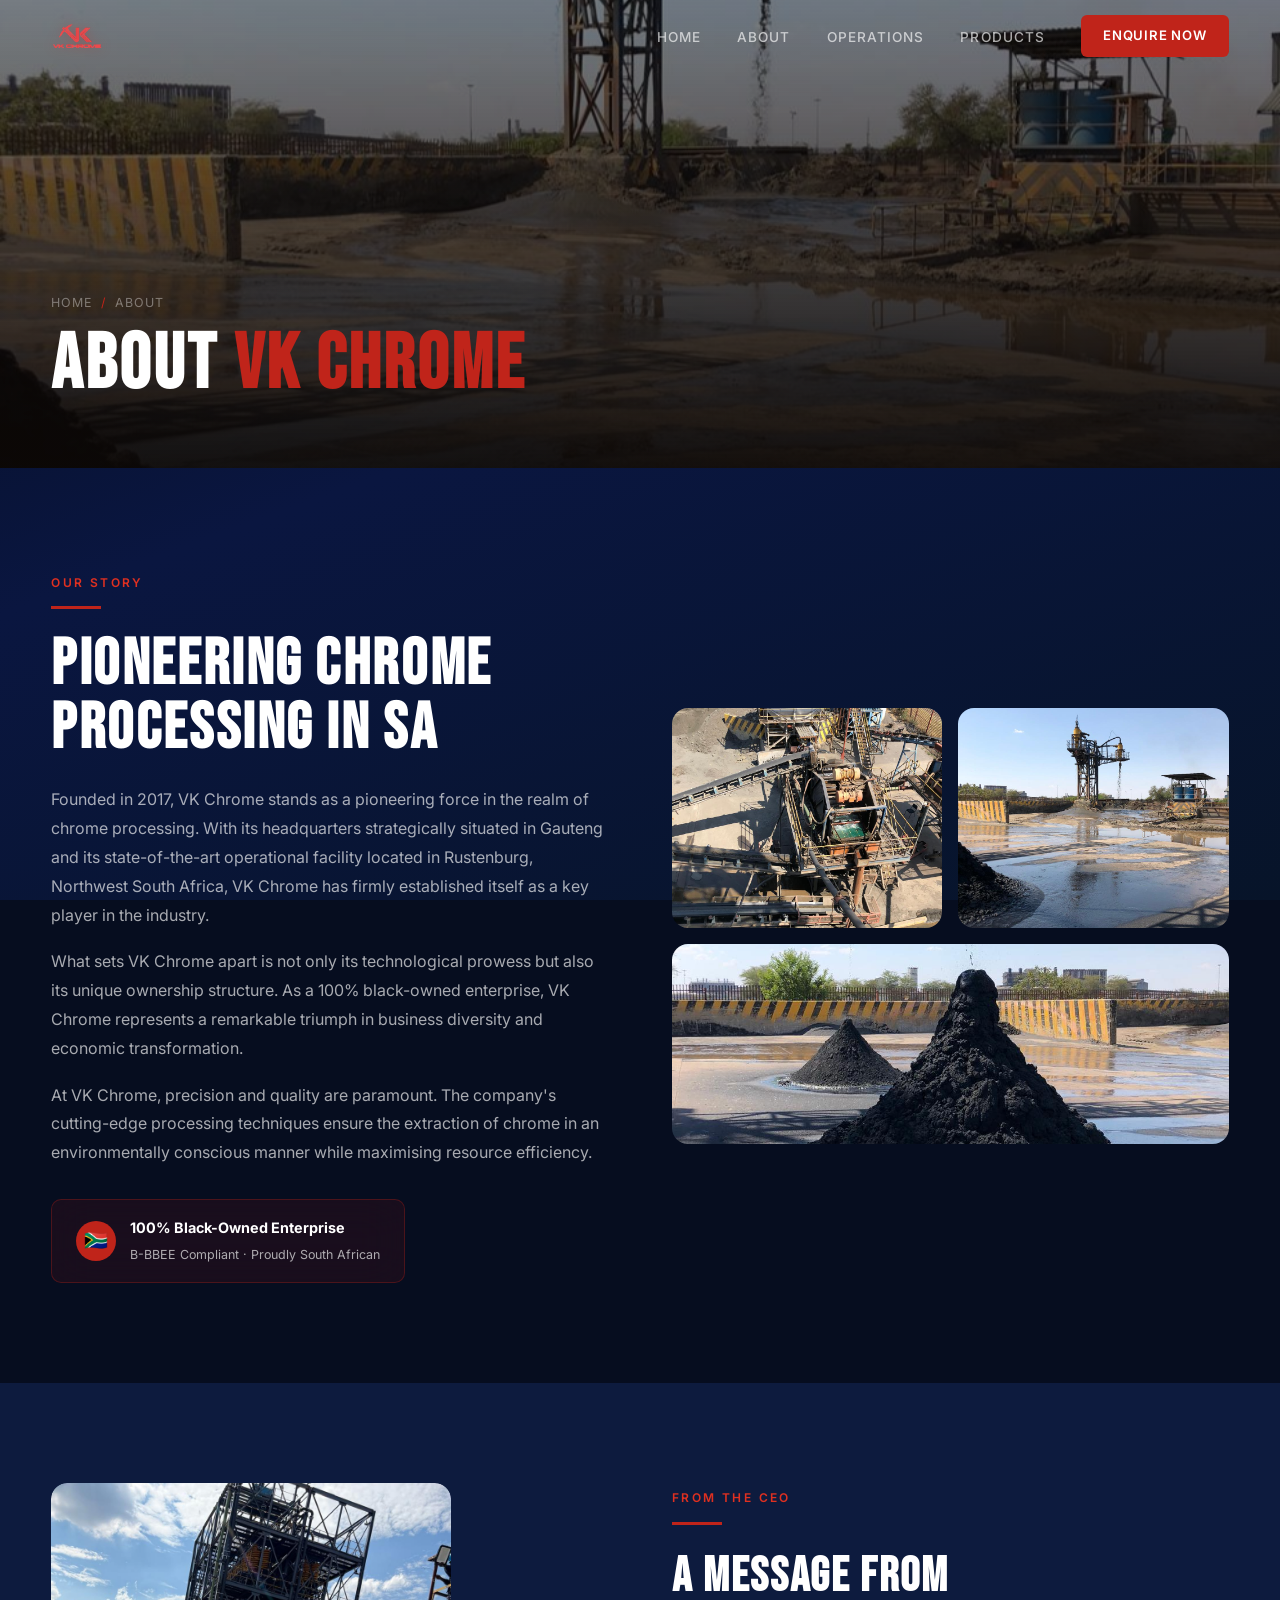
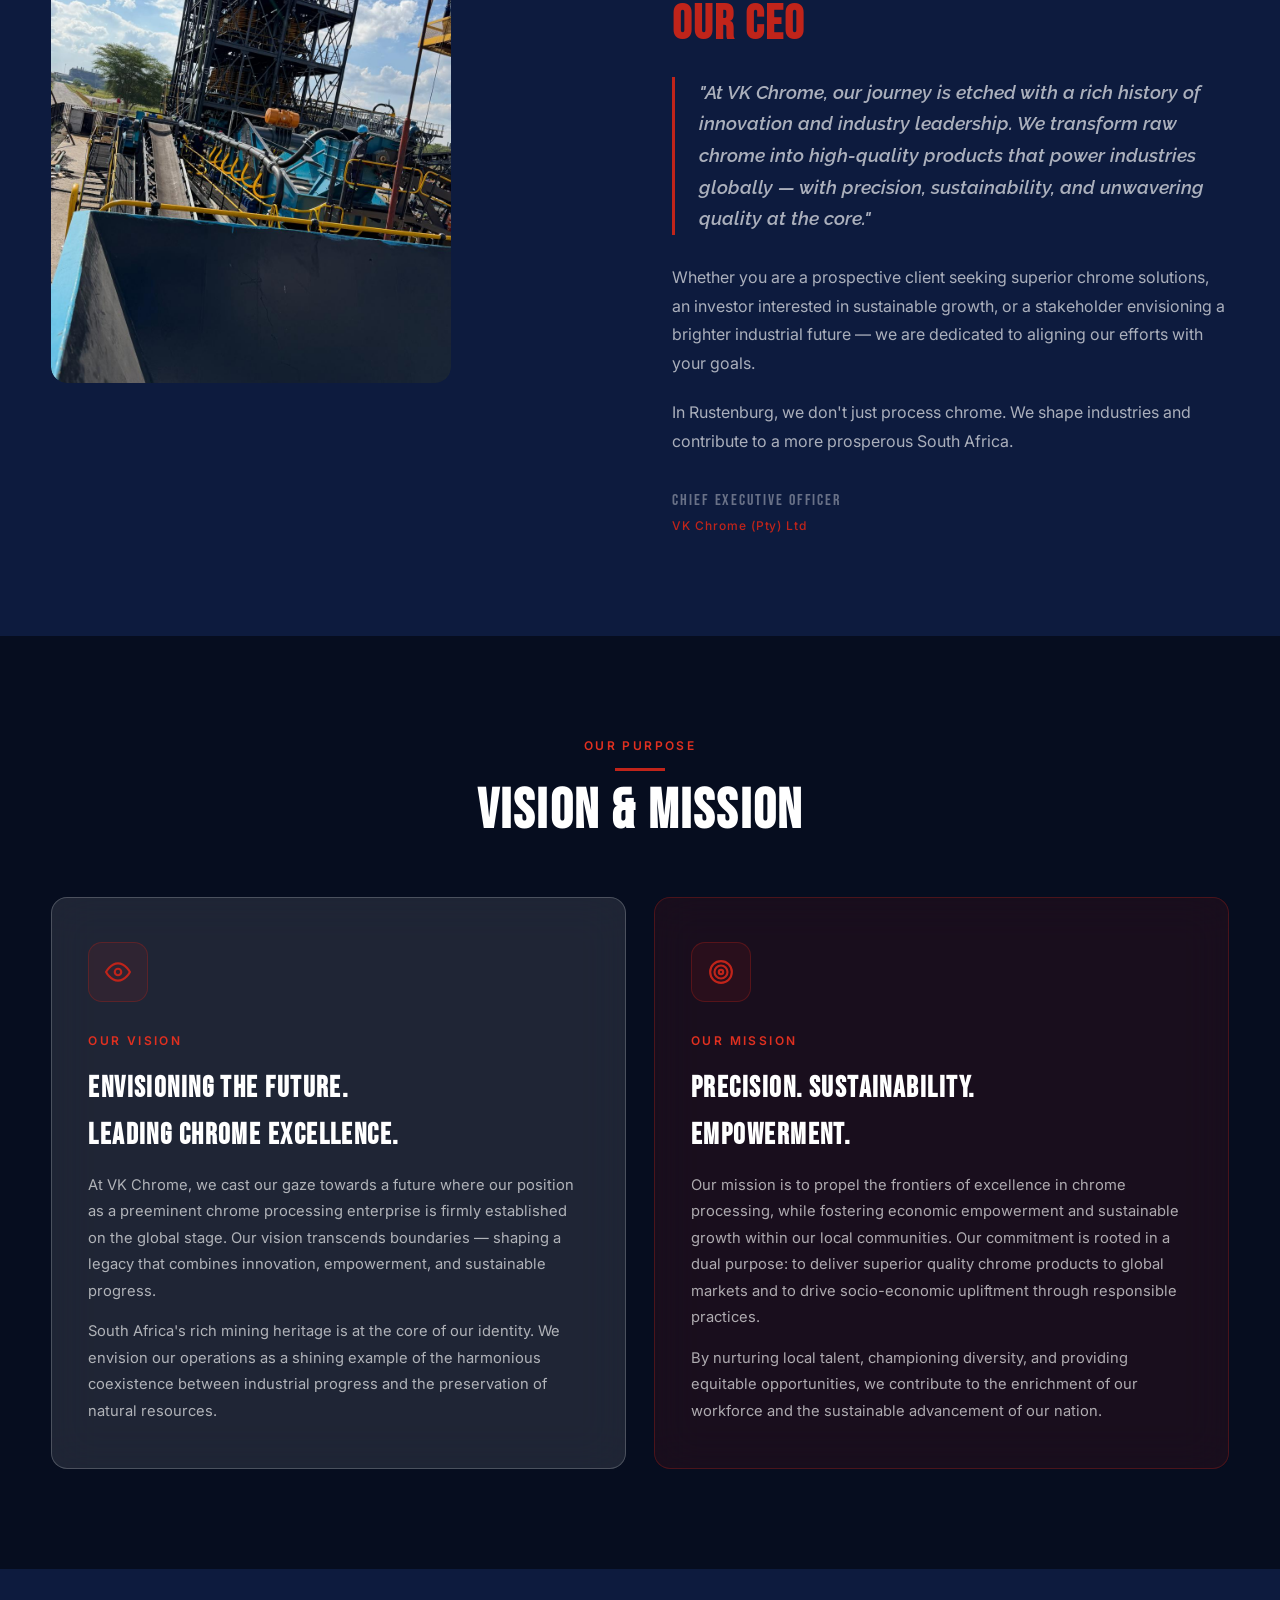
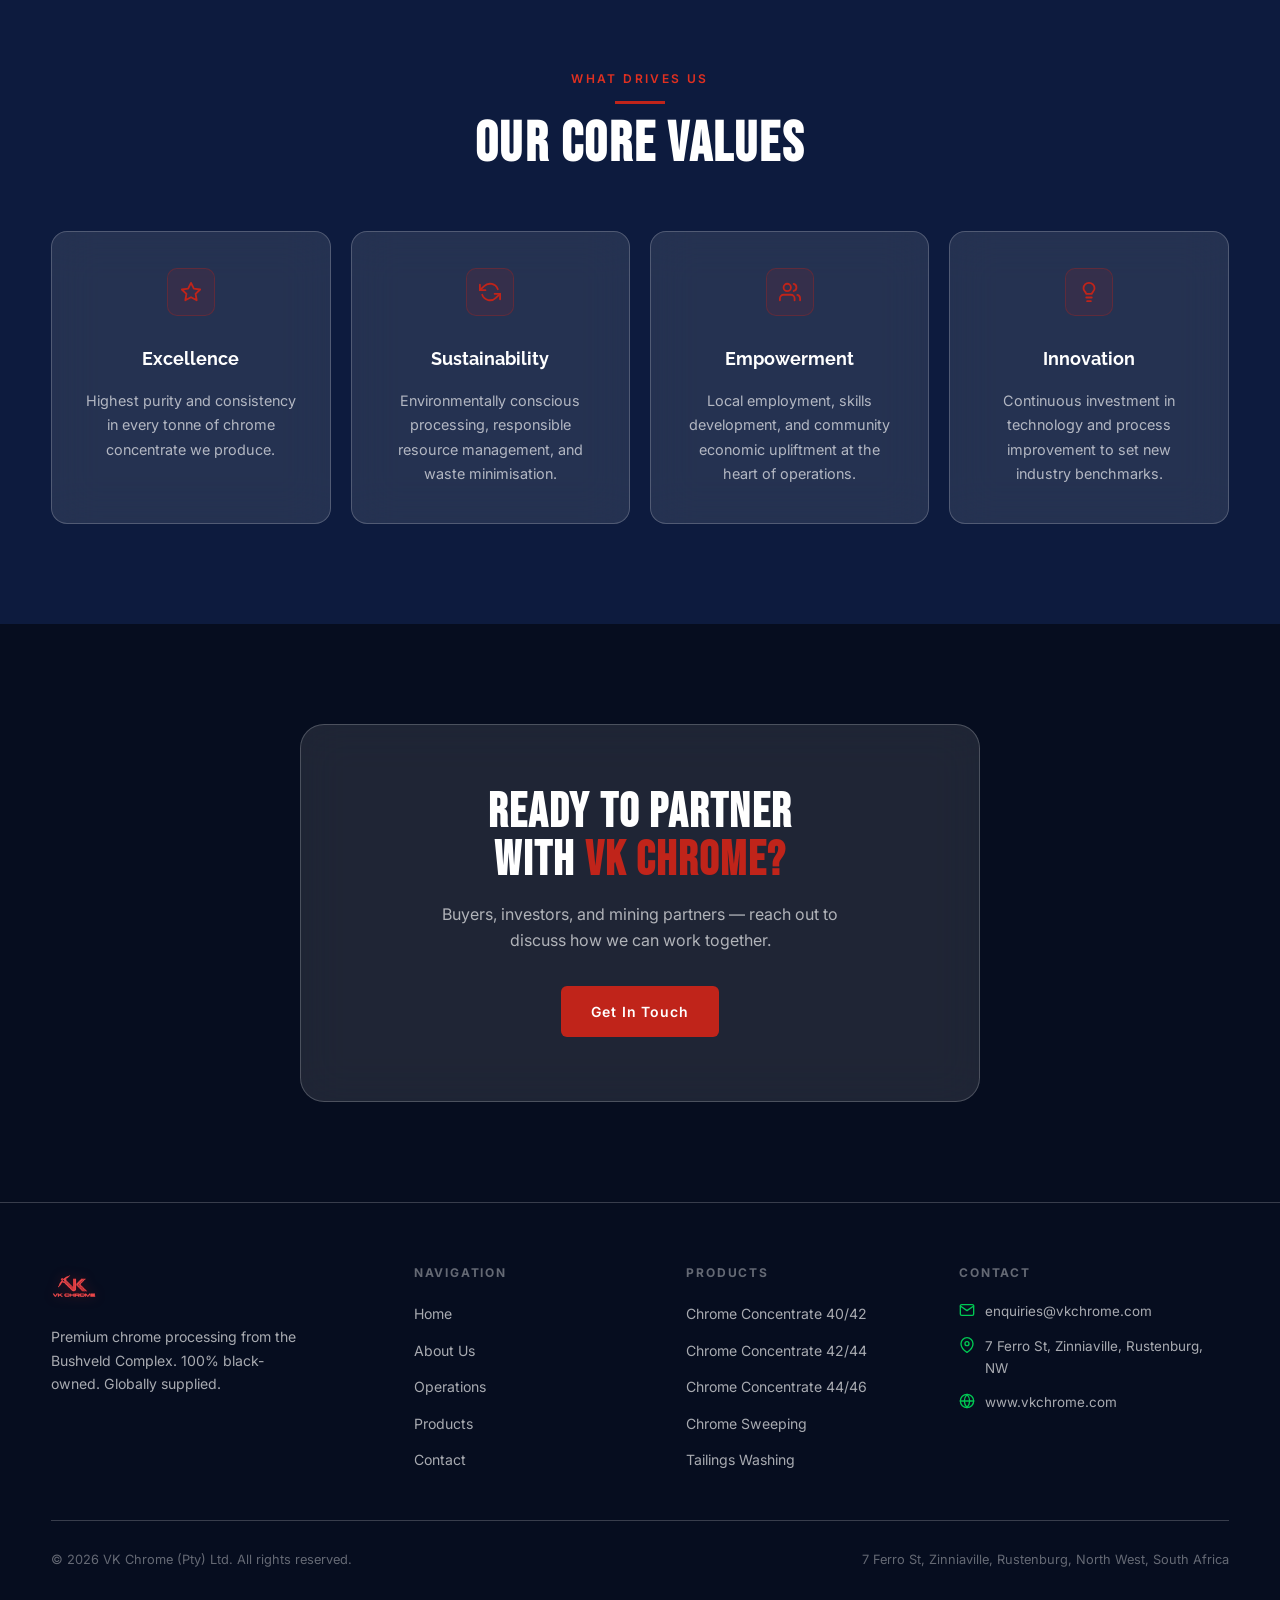
<file: about.html>
<!DOCTYPE html>
<html lang="en">
<head>
  <meta charset="UTF-8"/>
  <meta name="viewport" content="width=device-width, initial-scale=1.0"/>
  <title>About — VK Chrome</title>
  <meta name="description" content="Founded in 2017, VK Chrome is a 100% black-owned chrome processing enterprise operating the Rustenburg Chrome Wash Plant."/>
  <link rel="icon" type="image/png" href="assets/images/favicon.png"/>
  <link rel="stylesheet" href="css/style.css"/>
</head>
<body>

<!-- ── Navigation ── -->
<nav id="nav">
  <div class="container nav-inner">
    <a href="index.html" class="nav-logo" aria-label="VK Chrome Home">
      <img src="assets/images/logo.png" alt="VK Chrome"/>
    </a>
    <ul class="nav-links">
      <li><a href="index.html">Home</a></li>
      <li><a href="about.html">About</a></li>
      <li><a href="operations.html">Operations</a></li>
      <li><a href="products.html">Products</a></li>
      <li><a href="contact.html" class="nav-cta">Enquire Now</a></li>
    </ul>
    <div class="nav-burger" id="nav-burger" aria-label="Open menu">
      <span></span><span></span><span></span>
    </div>
  </div>
</nav>

<div id="nav-mobile" role="dialog" aria-modal="true" aria-label="Navigation menu">
  <button class="nav-close" id="nav-close" aria-label="Close menu">&times;</button>
  <a href="index.html">Home</a>
  <a href="about.html">About</a>
  <a href="operations.html">Operations</a>
  <a href="products.html">Products</a>
  <a href="contact.html">Contact</a>
</div>

<!-- ── Page Hero ── -->
<section class="page-hero">
  <img class="hero-img" src="assets/images/photo-05.jpg" alt="Chrome processing at the Rustenburg Wash Plant"/>
  <div class="hero-overlay"></div>
  <div class="page-hero-content">
    <div class="container">
      <nav class="breadcrumb" aria-label="Breadcrumb">
        <a href="index.html">Home</a>
        <span class="breadcrumb-sep">/</span>
        <span>About</span>
      </nav>
      <h1 class="display">About <span>VK Chrome</span></h1>
    </div>
  </div>
</section>

<!-- ── About Company ── -->
<section class="section">
  <div class="container">
    <div class="grid-2" style="gap:64px;">
      <div class="reveal">
        <span class="section-label">Our Story</span>
        <div class="red-line" style="margin:12px 0 24px;"></div>
        <h2 class="display h2" style="margin-bottom:24px;">Pioneering Chrome<br/>Processing in SA</h2>
        <p style="color:var(--text-muted);margin-bottom:18px;line-height:1.8;">Founded in 2017, VK Chrome stands as a pioneering force in the realm of chrome processing. With its headquarters strategically situated in Gauteng and its state-of-the-art operational facility located in Rustenburg, Northwest South Africa, VK Chrome has firmly established itself as a key player in the industry.</p>
        <p style="color:var(--text-muted);margin-bottom:18px;line-height:1.8;">What sets VK Chrome apart is not only its technological prowess but also its unique ownership structure. As a 100% black-owned enterprise, VK Chrome represents a remarkable triumph in business diversity and economic transformation.</p>
        <p style="color:var(--text-muted);margin-bottom:32px;line-height:1.8;">At VK Chrome, precision and quality are paramount. The company's cutting-edge processing techniques ensure the extraction of chrome in an environmentally conscious manner while maximising resource efficiency.</p>
        <div class="bee-badge glass-red" style="display:inline-flex;">
          <div class="bee-badge-icon">🇿🇦</div>
          <div class="bee-badge-text">
            <strong>100% Black-Owned Enterprise</strong>
            <span>B-BBEE Compliant · Proudly South African</span>
          </div>
        </div>
      </div>
      <div>
        <div class="reveal reveal-delay-1" style="display:grid;grid-template-columns:1fr 1fr;gap:16px;margin-bottom:16px;">
          <div class="img-panel" style="height:220px;"><img src="assets/images/photo-03.jpg" alt="Aerial view of the Rustenburg Wash Plant" loading="lazy"/></div>
          <div class="img-panel" style="height:220px;"><img src="assets/images/photo-05.jpg" alt="Water processing tower at the plant" loading="lazy"/></div>
        </div>
        <div class="reveal reveal-delay-2 img-panel" style="height:200px;">
          <img src="assets/images/photo-06.jpg" alt="Chrome concentrate output" loading="lazy"/>
        </div>
      </div>
    </div>
  </div>
</section>

<!-- ── CEO Message ── -->
<section class="section bg-dark">
  <div class="container">
    <div class="grid-2" style="gap:64px;align-items:start;">
      <div class="reveal">
        <div class="img-panel" style="max-width:400px;">
          <img src="assets/images/photo-08.jpg" alt="CEO of VK Chrome at the Rustenburg facility" style="width:100%;aspect-ratio:4/5;object-fit:cover;object-position:center;border-radius:16px;"/>
        </div>
      </div>
      <div class="reveal reveal-delay-1">
        <span class="section-label">From the CEO</span>
        <div class="red-line" style="margin:12px 0 28px;"></div>
        <h2 class="display" style="font-size:clamp(2rem,4vw,3rem);margin-bottom:28px;">A Message From<br/><span style="color:var(--red);">Our CEO</span></h2>
        <div class="ceo-quote">
          "At VK Chrome, our journey is etched with a rich history of innovation and industry leadership. We transform raw chrome into high-quality products that power industries globally — with precision, sustainability, and unwavering quality at the core."
        </div>
        <p style="color:var(--text-muted);margin-bottom:20px;line-height:1.8;">Whether you are a prospective client seeking superior chrome solutions, an investor interested in sustainable growth, or a stakeholder envisioning a brighter industrial future — we are dedicated to aligning our efforts with your goals.</p>
        <p style="color:var(--text-muted);margin-bottom:32px;line-height:1.8;">In Rustenburg, we don't just process chrome. We shape industries and contribute to a more prosperous South Africa.</p>
        <div class="ceo-sig">
          Chief Executive Officer
          <span>VK Chrome (Pty) Ltd</span>
        </div>
      </div>
    </div>
  </div>
</section>

<!-- ── Vision & Mission ── -->
<section class="section">
  <div class="container">
    <div class="section-header text-center reveal">
      <span class="section-label">Our Purpose</span>
      <div class="red-line" style="margin:12px auto 0;"></div>
      <h2 class="display" style="margin-top:12px;">Vision &amp; Mission</h2>
    </div>
    <div class="vm-grid">
      <div class="glass vm-card reveal">
        <div class="vm-icon">
          <svg viewBox="0 0 24 24"><path d="M1 12s4-8 11-8 11 8 11 8-4 8-11 8-11-8-11-8z"/><circle cx="12" cy="12" r="3"/></svg>
        </div>
        <span class="section-label">Our Vision</span>
        <h3 style="font-family:'Bebas Neue',sans-serif;font-size:1.8rem;letter-spacing:0.05em;margin:12px 0;">Envisioning the Future.<br/>Leading Chrome Excellence.</h3>
        <p style="color:var(--text-muted);line-height:1.8;font-size:0.92rem;">At VK Chrome, we cast our gaze towards a future where our position as a preeminent chrome processing enterprise is firmly established on the global stage. Our vision transcends boundaries — shaping a legacy that combines innovation, empowerment, and sustainable progress.</p>
        <p style="color:var(--text-muted);line-height:1.8;font-size:0.92rem;margin-top:14px;">South Africa's rich mining heritage is at the core of our identity. We envision our operations as a shining example of the harmonious coexistence between industrial progress and the preservation of natural resources.</p>
      </div>
      <div class="glass-red vm-card reveal reveal-delay-1">
        <div class="vm-icon">
          <svg viewBox="0 0 24 24"><circle cx="12" cy="12" r="10"/><circle cx="12" cy="12" r="6"/><circle cx="12" cy="12" r="2"/></svg>
        </div>
        <span class="section-label">Our Mission</span>
        <h3 style="font-family:'Bebas Neue',sans-serif;font-size:1.8rem;letter-spacing:0.05em;margin:12px 0;">Precision. Sustainability.<br/>Empowerment.</h3>
        <p style="color:var(--text-muted);line-height:1.8;font-size:0.92rem;">Our mission is to propel the frontiers of excellence in chrome processing, while fostering economic empowerment and sustainable growth within our local communities. Our commitment is rooted in a dual purpose: to deliver superior quality chrome products to global markets and to drive socio-economic upliftment through responsible practices.</p>
        <p style="color:var(--text-muted);line-height:1.8;font-size:0.92rem;margin-top:14px;">By nurturing local talent, championing diversity, and providing equitable opportunities, we contribute to the enrichment of our workforce and the sustainable advancement of our nation.</p>
      </div>
    </div>
  </div>
</section>

<!-- ── Values ── -->
<section class="section bg-dark">
  <div class="container">
    <div class="section-header text-center reveal">
      <span class="section-label">What Drives Us</span>
      <div class="red-line" style="margin:12px auto 0;"></div>
      <h2 class="display" style="margin-top:12px;">Our Core Values</h2>
    </div>
    <div class="grid-4">
      <div class="glass card reveal text-center">
        <div class="card-icon" style="margin:0 auto 12px;">
          <svg viewBox="0 0 24 24"><polygon points="12 2 15.09 8.26 22 9.27 17 14.14 18.18 21.02 12 17.77 5.82 21.02 7 14.14 2 9.27 8.91 8.26 12 2"/></svg>
        </div>
        <h3>Excellence</h3>
        <p>Highest purity and consistency in every tonne of chrome concentrate we produce.</p>
      </div>
      <div class="glass card reveal reveal-delay-1 text-center">
        <div class="card-icon" style="margin:0 auto 12px;">
          <svg viewBox="0 0 24 24"><polyline points="1 4 1 10 7 10"/><polyline points="23 20 23 14 17 14"/><path d="M20.49 9A9 9 0 0 0 5.64 5.64L1 10m22 4l-4.64 4.36A9 9 0 0 1 3.51 15"/></svg>
        </div>
        <h3>Sustainability</h3>
        <p>Environmentally conscious processing, responsible resource management, and waste minimisation.</p>
      </div>
      <div class="glass card reveal reveal-delay-2 text-center">
        <div class="card-icon" style="margin:0 auto 12px;">
          <svg viewBox="0 0 24 24"><path d="M17 21v-2a4 4 0 0 0-4-4H5a4 4 0 0 0-4 4v2"/><circle cx="9" cy="7" r="4"/><path d="M23 21v-2a4 4 0 0 0-3-3.87"/><path d="M16 3.13a4 4 0 0 1 0 7.75"/></svg>
        </div>
        <h3>Empowerment</h3>
        <p>Local employment, skills development, and community economic upliftment at the heart of operations.</p>
      </div>
      <div class="glass card reveal reveal-delay-3 text-center">
        <div class="card-icon" style="margin:0 auto 12px;">
          <svg viewBox="0 0 24 24"><line x1="9" y1="18" x2="15" y2="18"/><line x1="10" y1="22" x2="14" y2="22"/><path d="M15.09 14c.18-.98.65-1.74 1.41-2.5A4.65 4.65 0 0 0 18 8 6 6 0 0 0 6 8c0 1 .23 2.23 1.5 3.5A4.61 4.61 0 0 1 8.91 14z"/></svg>
        </div>
        <h3>Innovation</h3>
        <p>Continuous investment in technology and process improvement to set new industry benchmarks.</p>
      </div>
    </div>
  </div>
</section>

<!-- ── CTA ── -->
<section class="section">
  <div class="container text-center">
    <div class="glass" style="padding:64px 48px;border-radius:24px;max-width:680px;margin:0 auto;">
      <h2 class="display" style="font-size:clamp(2rem,5vw,3rem);margin-bottom:16px;">Ready to Partner<br/>With <span style="color:var(--red);">VK Chrome?</span></h2>
      <p style="color:var(--text-muted);max-width:440px;margin:0 auto 32px;">Buyers, investors, and mining partners — reach out to discuss how we can work together.</p>
      <a href="contact.html" class="btn btn-primary">Get In Touch</a>
    </div>
  </div>
</section>

<!-- ── Footer ── -->
<footer>
  <div class="container">
    <div class="footer-grid">
      <div class="footer-brand">
        <a href="index.html" class="nav-logo" style="margin-bottom:4px;">
          <img src="assets/images/logo.png" alt="VK Chrome" style="height:46px;width:auto;"/>
        </a>
        <p>Premium chrome processing from the Bushveld Complex. 100% black-owned. Globally supplied.</p>
      </div>
      <div class="footer-col">
        <h4>Navigation</h4>
        <ul>
          <li><a href="index.html">Home</a></li>
          <li><a href="about.html">About Us</a></li>
          <li><a href="operations.html">Operations</a></li>
          <li><a href="products.html">Products</a></li>
          <li><a href="contact.html">Contact</a></li>
        </ul>
      </div>
      <div class="footer-col">
        <h4>Products</h4>
        <ul>
          <li><a href="products.html">Chrome Concentrate 40/42</a></li>
          <li><a href="products.html">Chrome Concentrate 42/44</a></li>
          <li><a href="products.html">Chrome Concentrate 44/46</a></li>
          <li><a href="products.html">Chrome Sweeping</a></li>
          <li><a href="products.html">Tailings Washing</a></li>
        </ul>
      </div>
      <div class="footer-col">
        <h4>Contact</h4>

        <div class="footer-contact-item">
          <svg viewBox="0 0 24 24"><path d="M4 4h16c1.1 0 2 .9 2 2v12c0 1.1-.9 2-2 2H4c-1.1 0-2-.9-2-2V6c0-1.1.9-2 2-2z"/><polyline points="22,6 12,13 2,6"/></svg>
          <span><a data-mu="enquiries" data-md="vkchrome.com" href="#"></a></span>
        </div>
        <div class="footer-contact-item">
          <svg viewBox="0 0 24 24"><path d="M21 10c0 7-9 13-9 13s-9-6-9-13a9 9 0 0 1 18 0z"/><circle cx="12" cy="10" r="3"/></svg>
          <span>7 Ferro St, Zinniaville, Rustenburg, NW</span>
        </div>
        <div class="footer-contact-item">
          <svg viewBox="0 0 24 24"><circle cx="12" cy="12" r="10"/><line x1="2" y1="12" x2="22" y2="12"/><path d="M12 2a15.3 15.3 0 0 1 4 10 15.3 15.3 0 0 1-4 10 15.3 15.3 0 0 1-4-10 15.3 15.3 0 0 1 4-10z"/></svg>
          <span><a href="https://www.vkchrome.com">www.vkchrome.com</a></span>
        </div>
      </div>
    </div>
    <div class="footer-bottom">
      <span>&copy; <span id="footer-year"></span> VK Chrome (Pty) Ltd. All rights reserved.</span>
      <span>7 Ferro St, Zinniaville, Rustenburg, North West, South Africa</span>
    </div>
  </div>
</footer>

<script src="js/main.js"></script>
</body>
</html>
</file>
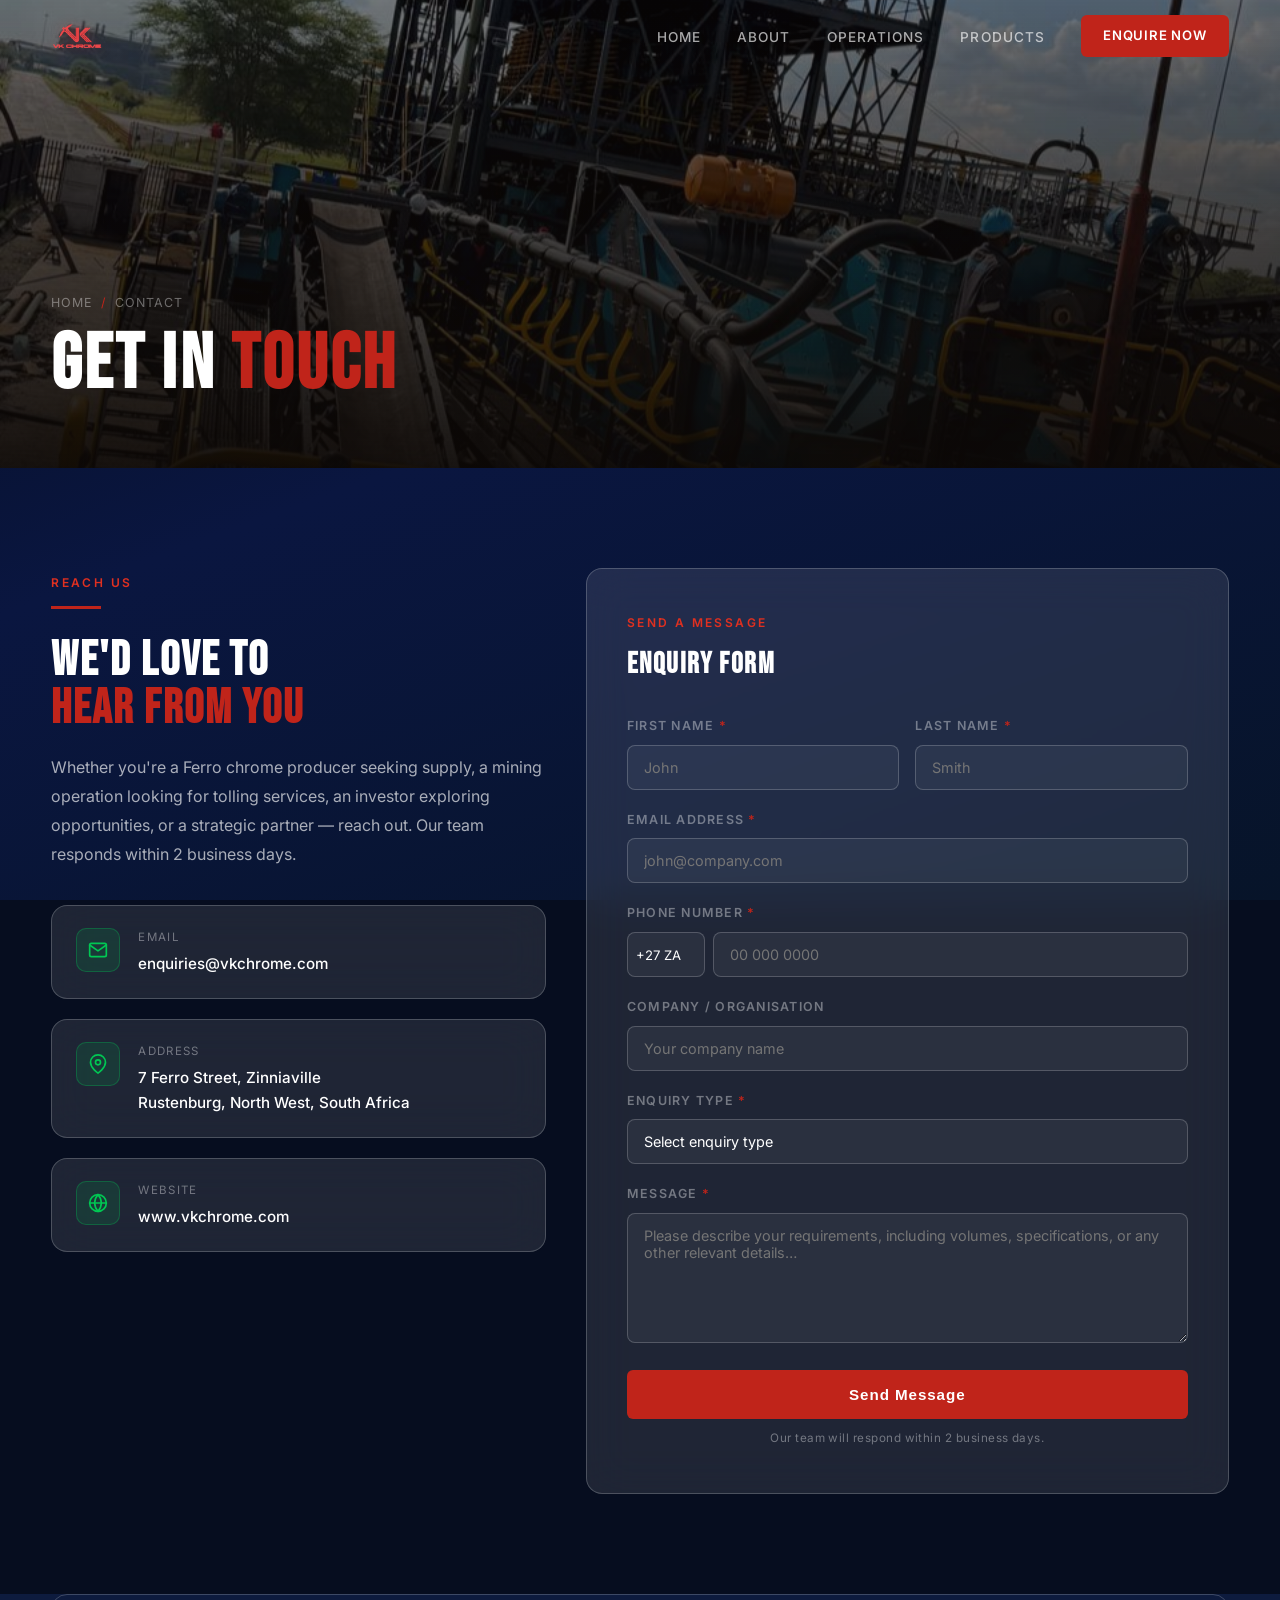
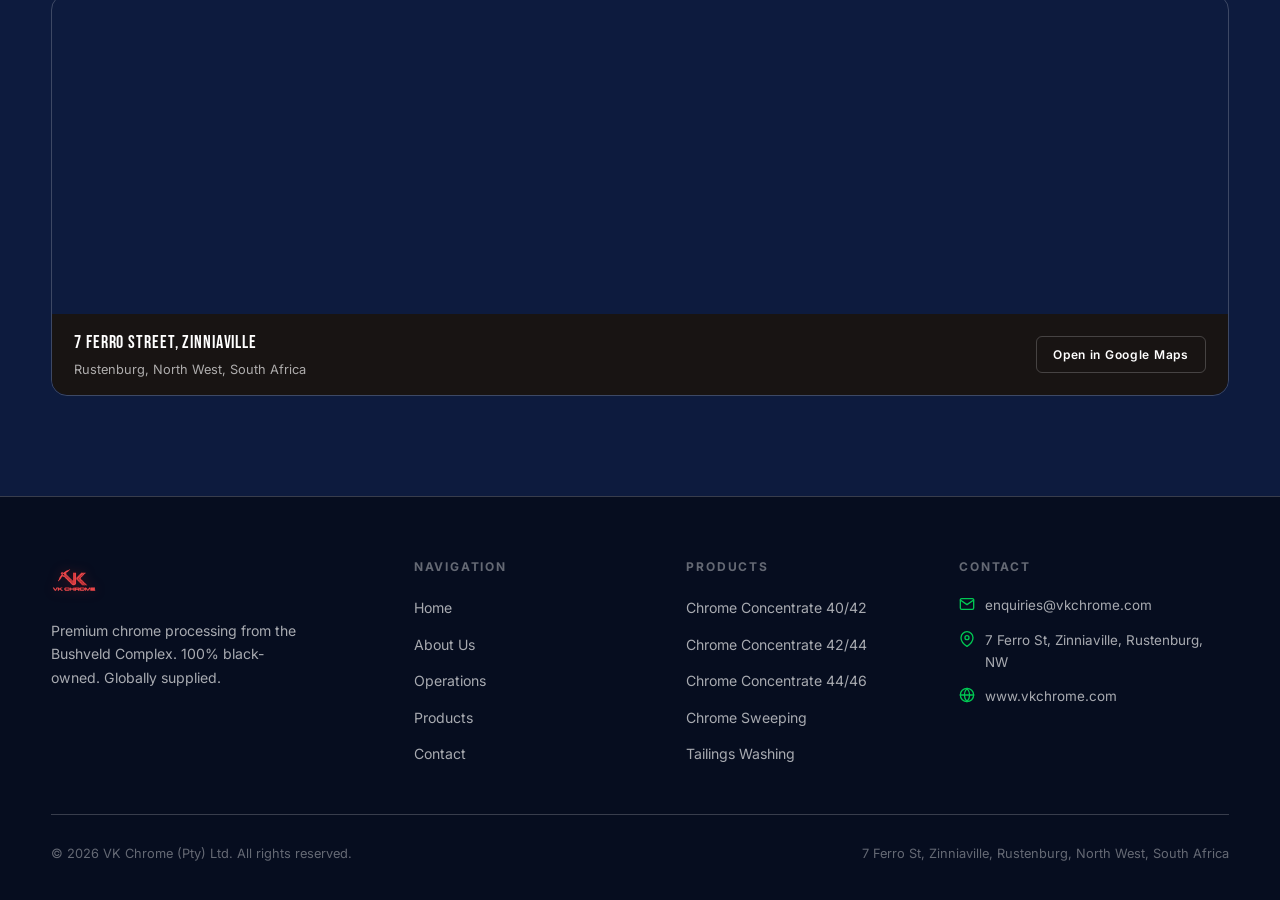
<file: contact.html>
<!DOCTYPE html>
<html lang="en">
<head>
  <meta charset="UTF-8"/>
  <meta name="viewport" content="width=device-width, initial-scale=1.0"/>
  <title>Contact — VK Chrome</title>
  <meta name="description" content="Contact VK Chrome for chrome concentrate supply, processing services, investor relations, or partnership enquiries. Located in Rustenburg, North West, South Africa."/>
  <link rel="icon" type="image/png" href="assets/images/favicon.png"/>
  <link rel="stylesheet" href="css/style.css"/>
</head>
<body>

<!-- ── Navigation ── -->
<nav id="nav">
  <div class="container nav-inner">
    <a href="index.html" class="nav-logo" aria-label="VK Chrome Home">
      <img src="assets/images/logo.png" alt="VK Chrome"/>
    </a>
    <ul class="nav-links">
      <li><a href="index.html">Home</a></li>
      <li><a href="about.html">About</a></li>
      <li><a href="operations.html">Operations</a></li>
      <li><a href="products.html">Products</a></li>
      <li><a href="contact.html" class="nav-cta">Enquire Now</a></li>
    </ul>
    <div class="nav-burger" id="nav-burger" aria-label="Open menu">
      <span></span><span></span><span></span>
    </div>
  </div>
</nav>

<div id="nav-mobile" role="dialog" aria-modal="true" aria-label="Navigation menu">
  <button class="nav-close" id="nav-close" aria-label="Close menu">&times;</button>
  <a href="index.html">Home</a>
  <a href="about.html">About</a>
  <a href="operations.html">Operations</a>
  <a href="products.html">Products</a>
  <a href="contact.html">Contact</a>
</div>

<!-- ── Page Hero ── -->
<section class="page-hero">
  <img class="hero-img" src="assets/images/photo-08.jpg" alt="The Rustenburg Chrome Wash Plant"/>
  <div class="hero-overlay"></div>
  <div class="page-hero-content">
    <div class="container">
      <nav class="breadcrumb" aria-label="Breadcrumb">
        <a href="index.html">Home</a>
        <span class="breadcrumb-sep">/</span>
        <span>Contact</span>
      </nav>
      <h1 class="display">Get In <span>Touch</span></h1>
    </div>
  </div>
</section>

<!-- ── Contact Section ── -->
<section class="section">
  <div class="container">
    <div class="contact-grid">

      <!-- Contact Info -->
      <div>
        <div class="reveal">
          <span class="section-label">Reach Us</span>
          <div class="red-line" style="margin:12px 0 28px;"></div>
          <h2 class="display" style="font-size:clamp(2rem,4vw,3rem);margin-bottom:20px;">We'd Love to<br/><span style="color:var(--red);">Hear From You</span></h2>
          <p style="color:var(--text-muted);margin-bottom:36px;line-height:1.8;">Whether you're a Ferro chrome producer seeking supply, a mining operation looking for tolling services, an investor exploring opportunities, or a strategic partner — reach out. Our team responds within 2 business days.</p>
        </div>
        <div class="contact-info">
          <div class="glass contact-item reveal reveal-delay-1">
            <div class="contact-item-icon">
              <!-- Email / envelope icon -->
              <svg viewBox="0 0 24 24"><path d="M4 4h16c1.1 0 2 .9 2 2v12c0 1.1-.9 2-2 2H4c-1.1 0-2-.9-2-2V6c0-1.1.9-2 2-2z"/><polyline points="22,6 12,13 2,6"/></svg>
            </div>
            <div>
              <div class="contact-item-label">Email</div>
              <div class="contact-item-value"><a data-mu="enquiries" data-md="vkchrome.com" href="#"></a></div>
            </div>
          </div>
          <div class="glass contact-item reveal reveal-delay-2">
            <div class="contact-item-icon">
              <!-- Map pin / location icon -->
              <svg viewBox="0 0 24 24"><path d="M21 10c0 7-9 13-9 13s-9-6-9-13a9 9 0 0 1 18 0z"/><circle cx="12" cy="10" r="3"/></svg>
            </div>
            <div>
              <div class="contact-item-label">Address</div>
              <div class="contact-item-value">7 Ferro Street, Zinniaville<br/>Rustenburg, North West, South Africa</div>
            </div>
          </div>
          <div class="glass contact-item reveal reveal-delay-3">
            <div class="contact-item-icon">
              <!-- Globe / website icon -->
              <svg viewBox="0 0 24 24"><circle cx="12" cy="12" r="10"/><line x1="2" y1="12" x2="22" y2="12"/><path d="M12 2a15.3 15.3 0 0 1 4 10 15.3 15.3 0 0 1-4 10 15.3 15.3 0 0 1-4-10 15.3 15.3 0 0 1 4-10z"/></svg>
            </div>
            <div>
              <div class="contact-item-label">Website</div>
              <div class="contact-item-value"><a href="https://www.vkchrome.com">www.vkchrome.com</a></div>
            </div>
          </div>
        </div>
      </div>

      <!-- Contact Form -->
      <div class="reveal reveal-delay-1">
        <div class="glass form-panel">
          <span class="section-label" style="display:block;margin-bottom:8px;">Send a Message</span>
          <h3 style="font-family:'Bebas Neue',sans-serif;font-size:1.8rem;letter-spacing:0.05em;margin-bottom:28px;">Enquiry Form</h3>

          <form id="contact-form" novalidate>
            <input type="hidden" name="access_key" value="55c229ac-3212-4ed8-a510-18cae4f02dfa"/>
            <input type="hidden" name="subject" value="New Enquiry — VK Chrome Website"/>
            <input type="hidden" name="from_name" value="VK Chrome Website"/>
            <input type="checkbox" name="botcheck" style="display:none;"/>

            <div class="form-row">
              <div class="form-group">
                <label for="first-name">First Name <span style="color:var(--red);">*</span></label>
                <input type="text" id="first-name" name="first_name" placeholder="John" required/>
              </div>
              <div class="form-group">
                <label for="last-name">Last Name <span style="color:var(--red);">*</span></label>
                <input type="text" id="last-name" name="last_name" placeholder="Smith" required/>
              </div>
            </div>

            <div class="form-group">
              <label for="email">Email Address <span style="color:var(--red);">*</span></label>
              <input type="email" id="email" name="email" placeholder="john@company.com" required/>
            </div>

            <div class="form-group">
              <label for="phone">Phone Number <span style="color:var(--red);">*</span></label>
              <div class="phone-field">
                <select id="phone-code" class="phone-code-select" aria-label="Country code">
                  <option value="+27" selected>+27 ZA</option>
                  <option value="+54">+54 AR</option>
                  <option value="+61">+61 AU</option>
                  <option value="+43">+43 AT</option>
                  <option value="+880">+880 BD</option>
                  <option value="+32">+32 BE</option>
                  <option value="+267">+267 BW</option>
                  <option value="+55">+55 BR</option>
                  <option value="+1">+1 CA</option>
                  <option value="+56">+56 CL</option>
                  <option value="+86">+86 CN</option>
                  <option value="+57">+57 CO</option>
                  <option value="+420">+420 CZ</option>
                  <option value="+45">+45 DK</option>
                  <option value="+20">+20 EG</option>
                  <option value="+268">+268 SZ</option>
                  <option value="+358">+358 FI</option>
                  <option value="+33">+33 FR</option>
                  <option value="+49">+49 DE</option>
                  <option value="+233">+233 GH</option>
                  <option value="+852">+852 HK</option>
                  <option value="+91">+91 IN</option>
                  <option value="+62">+62 ID</option>
                  <option value="+353">+353 IE</option>
                  <option value="+972">+972 IL</option>
                  <option value="+39">+39 IT</option>
                  <option value="+81">+81 JP</option>
                  <option value="+254">+254 KE</option>
                  <option value="+352">+352 LU</option>
                  <option value="+60">+60 MY</option>
                  <option value="+52">+52 MX</option>
                  <option value="+258">+258 MZ</option>
                  <option value="+264">+264 NA</option>
                  <option value="+31">+31 NL</option>
                  <option value="+64">+64 NZ</option>
                  <option value="+234">+234 NG</option>
                  <option value="+47">+47 NO</option>
                  <option value="+92">+92 PK</option>
                  <option value="+63">+63 PH</option>
                  <option value="+48">+48 PL</option>
                  <option value="+351">+351 PT</option>
                  <option value="+974">+974 QA</option>
                  <option value="+40">+40 RO</option>
                  <option value="+7">+7 RU</option>
                  <option value="+966">+966 SA</option>
                  <option value="+65">+65 SG</option>
                  <option value="+421">+421 SK</option>
                  <option value="+82">+82 KR</option>
                  <option value="+34">+34 ES</option>
                  <option value="+46">+46 SE</option>
                  <option value="+41">+41 CH</option>
                  <option value="+886">+886 TW</option>
                  <option value="+255">+255 TZ</option>
                  <option value="+66">+66 TH</option>
                  <option value="+90">+90 TR</option>
                  <option value="+971">+971 AE</option>
                  <option value="+256">+256 UG</option>
                  <option value="+380">+380 UA</option>
                  <option value="+44">+44 GB</option>
                  <option value="+1">+1 US</option>
                  <option value="+84">+84 VN</option>
                  <option value="+260">+260 ZM</option>
                  <option value="+263">+263 ZW</option>
                </select>
                <input type="tel" id="phone" placeholder="00 000 0000" required/>
              </div>
              <input type="hidden" id="phone-combined" name="phone"/>
            </div>

            <div class="form-group">
              <label for="company">Company / Organisation</label>
              <input type="text" id="company" name="company" placeholder="Your company name"/>
            </div>

            <div class="form-group">
              <label for="enquiry-type">Enquiry Type <span style="color:var(--red);">*</span></label>
              <select id="enquiry-type" name="enquiry_type" required>
                <option value="" disabled selected>Select enquiry type</option>
                <option value="Product Supply — Chrome Concentrate">Product Supply — Chrome Concentrate</option>
                <option value="Tolling / Processing Service">Tolling / Processing Service</option>
                <option value="Investor Relations">Investor Relations</option>
                <option value="Partnership / Joint Venture">Partnership / Joint Venture</option>
                <option value="General Enquiry">General Enquiry</option>
              </select>
            </div>

            <div class="form-group">
              <label for="message">Message <span style="color:var(--red);">*</span></label>
              <textarea id="message" name="message" placeholder="Please describe your requirements, including volumes, specifications, or any other relevant details…" required></textarea>
            </div>

            <button type="submit" class="btn btn-primary" style="width:100%;justify-content:center;font-size:0.95rem;padding:16px;">
              Send Message
            </button>
            <p class="form-response-note">Our team will respond within 2 business days.</p>
          </form>

          <div id="form-success" class="form-success">
            <div class="success-check">
              <svg width="56" height="56" viewBox="0 0 56 56" fill="none" xmlns="http://www.w3.org/2000/svg">
                <circle cx="28" cy="28" r="26" stroke="#00C853" stroke-width="3"/>
                <polyline points="16,29 24,38 40,19" stroke="#00C853" stroke-width="3.5" stroke-linecap="round" stroke-linejoin="round"/>
              </svg>
            </div>
            <div class="success-eyebrow">Enquiry Received</div>
            <div class="success-divider"></div>
            <div class="success-body">Your message has been submitted. Our team will review your enquiry and respond within <strong>2 business days</strong>.</div>
            <div class="success-contact">Direct enquiries: <a data-mu="enquiries" data-md="vkchrome.com" href="#"></a></div>
          </div>
        </div>
      </div>

    </div>
  </div>
</section>

<!-- ── Map / Location Visual ── -->
<section class="section bg-dark" style="padding-top:0;">
  <div class="container">
    <div style="border-radius:var(--radius);overflow:hidden;position:relative;border:1px solid var(--glass-border);">
      <iframe
        src="https://maps.google.com/maps?q=7+Ferro+Street,+Zinniaville,+Rustenburg,+North+West,+South+Africa&output=embed&z=15"
        width="100%"
        height="400"
        style="border:0;display:block;filter:invert(92%) hue-rotate(180deg) saturate(0.6);"
        allowfullscreen=""
        loading="lazy"
        referrerpolicy="no-referrer-when-downgrade"
        title="VK Chrome location map">
      </iframe>
      <div style="position:absolute;bottom:0;left:0;right:0;background:rgba(26,21,18,0.94);backdrop-filter:blur(10px);-webkit-backdrop-filter:blur(10px);padding:14px 22px;display:flex;align-items:center;justify-content:space-between;gap:16px;flex-wrap:wrap;">
        <div>
          <div style="font-family:'Bebas Neue',sans-serif;font-size:1.1rem;letter-spacing:0.05em;">7 Ferro Street, Zinniaville</div>
          <div style="color:var(--text-muted);font-size:0.8rem;margin-top:2px;">Rustenburg, North West, South Africa</div>
        </div>
        <a href="https://maps.google.com/?q=7+Ferro+Street+Zinniaville+Rustenburg" target="_blank" rel="noopener" class="btn btn-outline" style="flex-shrink:0;padding:8px 16px;font-size:0.75rem;">
          Open in Google Maps
        </a>
      </div>
    </div>
  </div>
</section>

<!-- ── Footer ── -->
<footer>
  <div class="container">
    <div class="footer-grid">
      <div class="footer-brand">
        <a href="index.html" class="nav-logo" style="margin-bottom:4px;">
          <img src="assets/images/logo.png" alt="VK Chrome" style="height:46px;width:auto;"/>
        </a>
        <p>Premium chrome processing from the Bushveld Complex. 100% black-owned. Globally supplied.</p>
      </div>
      <div class="footer-col">
        <h4>Navigation</h4>
        <ul>
          <li><a href="index.html">Home</a></li>
          <li><a href="about.html">About Us</a></li>
          <li><a href="operations.html">Operations</a></li>
          <li><a href="products.html">Products</a></li>
          <li><a href="contact.html">Contact</a></li>
        </ul>
      </div>
      <div class="footer-col">
        <h4>Products</h4>
        <ul>
          <li><a href="products.html">Chrome Concentrate 40/42</a></li>
          <li><a href="products.html">Chrome Concentrate 42/44</a></li>
          <li><a href="products.html">Chrome Concentrate 44/46</a></li>
          <li><a href="products.html">Chrome Sweeping</a></li>
          <li><a href="products.html">Tailings Washing</a></li>
        </ul>
      </div>
      <div class="footer-col">
        <h4>Contact</h4>

        <div class="footer-contact-item">
          <svg viewBox="0 0 24 24"><path d="M4 4h16c1.1 0 2 .9 2 2v12c0 1.1-.9 2-2 2H4c-1.1 0-2-.9-2-2V6c0-1.1.9-2 2-2z"/><polyline points="22,6 12,13 2,6"/></svg>
          <span><a data-mu="enquiries" data-md="vkchrome.com" href="#"></a></span>
        </div>
        <div class="footer-contact-item">
          <svg viewBox="0 0 24 24"><path d="M21 10c0 7-9 13-9 13s-9-6-9-13a9 9 0 0 1 18 0z"/><circle cx="12" cy="10" r="3"/></svg>
          <span>7 Ferro St, Zinniaville, Rustenburg, NW</span>
        </div>
        <div class="footer-contact-item">
          <svg viewBox="0 0 24 24"><circle cx="12" cy="12" r="10"/><line x1="2" y1="12" x2="22" y2="12"/><path d="M12 2a15.3 15.3 0 0 1 4 10 15.3 15.3 0 0 1-4 10 15.3 15.3 0 0 1-4-10 15.3 15.3 0 0 1 4-10z"/></svg>
          <span><a href="https://www.vkchrome.com">www.vkchrome.com</a></span>
        </div>
      </div>
    </div>
    <div class="footer-bottom">
      <span>&copy; <span id="footer-year"></span> VK Chrome (Pty) Ltd. All rights reserved.</span>
      <span>7 Ferro St, Zinniaville, Rustenburg, North West, South Africa</span>
    </div>
  </div>
</footer>

<script src="js/main.js"></script>
</body>
</html>
</file>
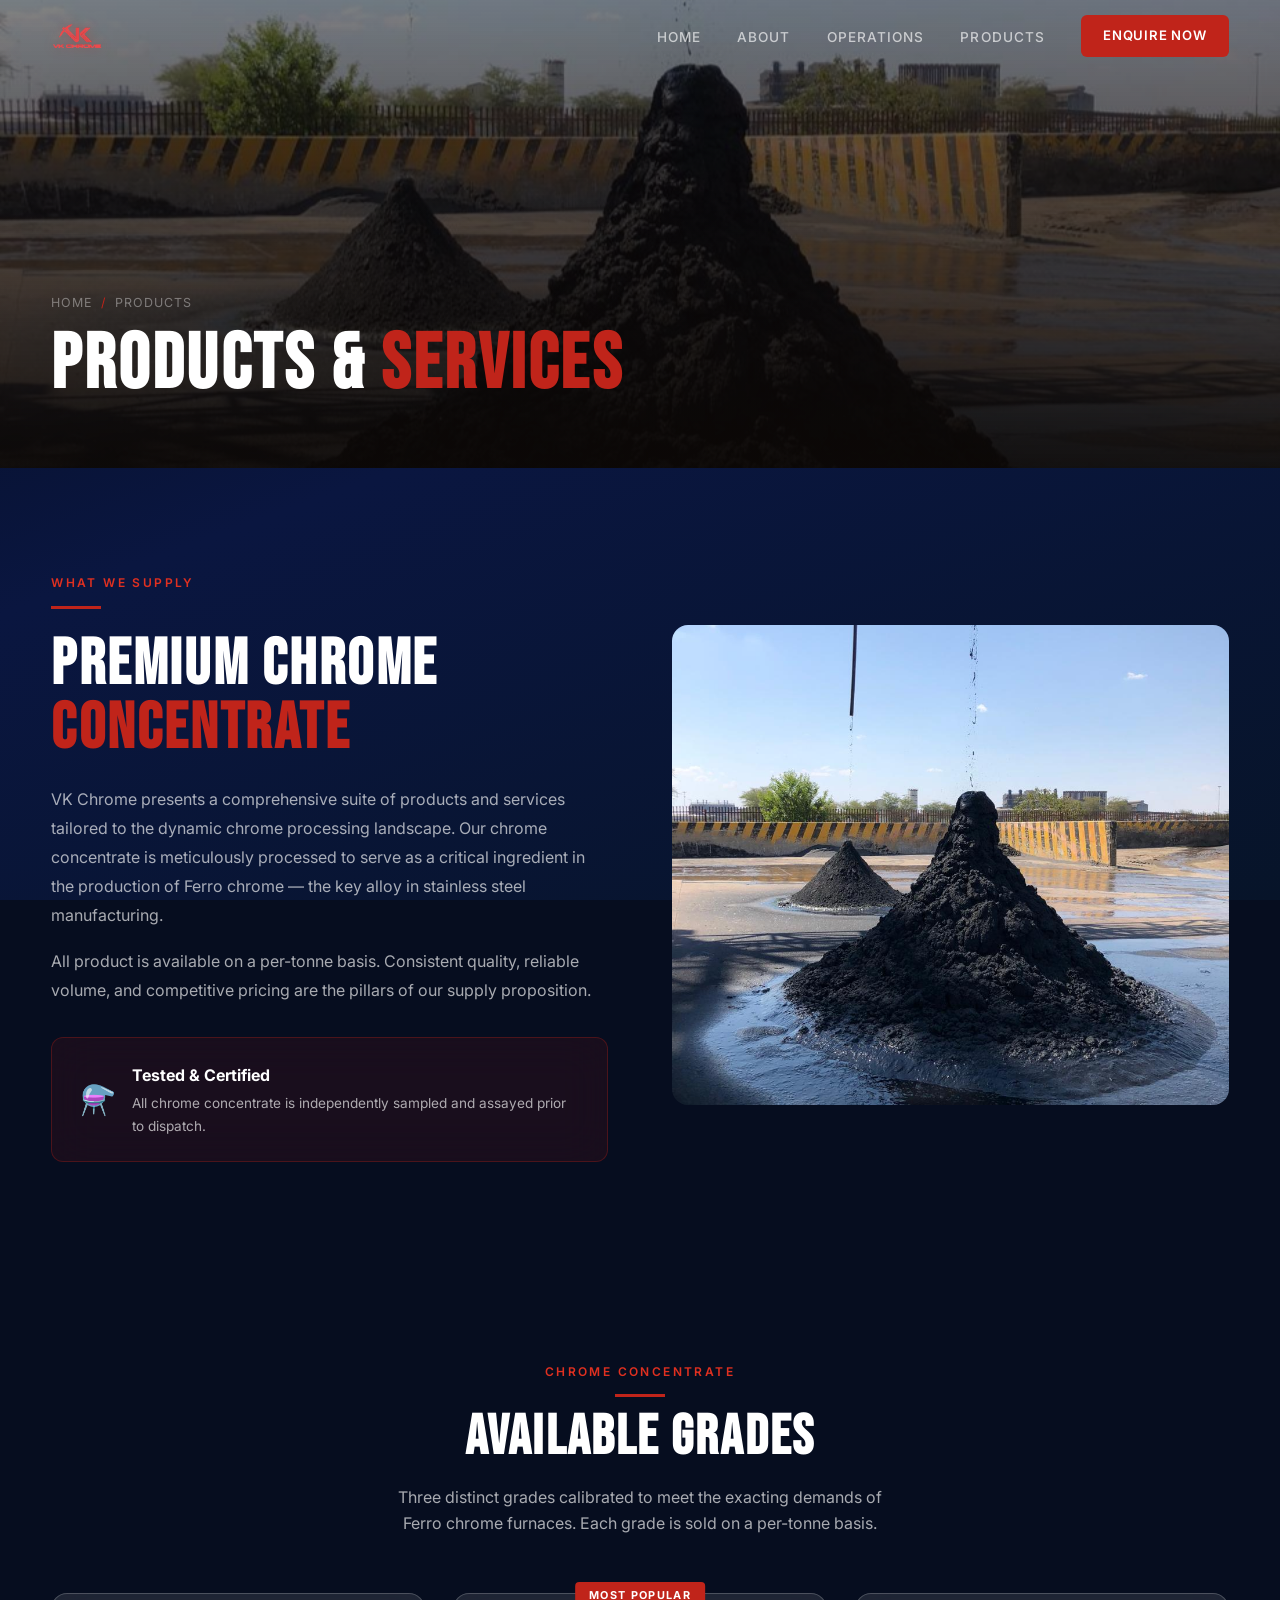
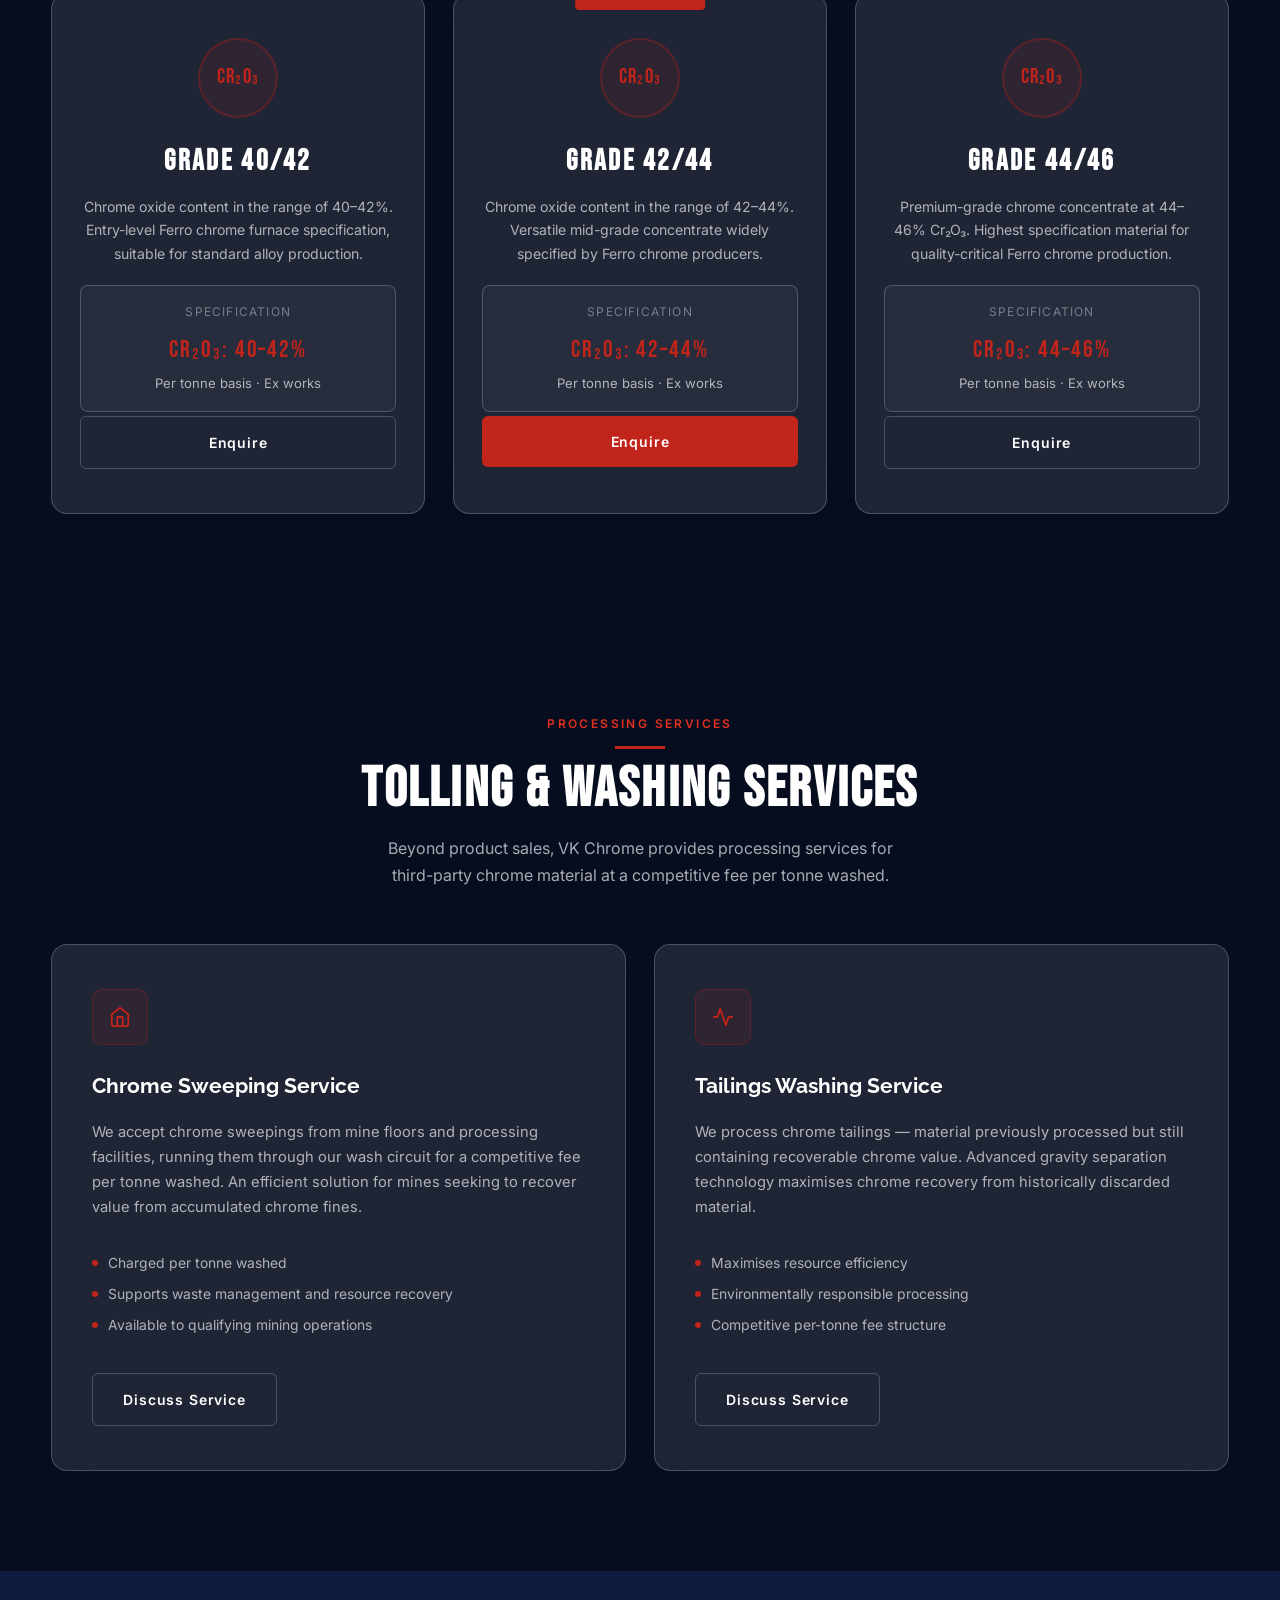
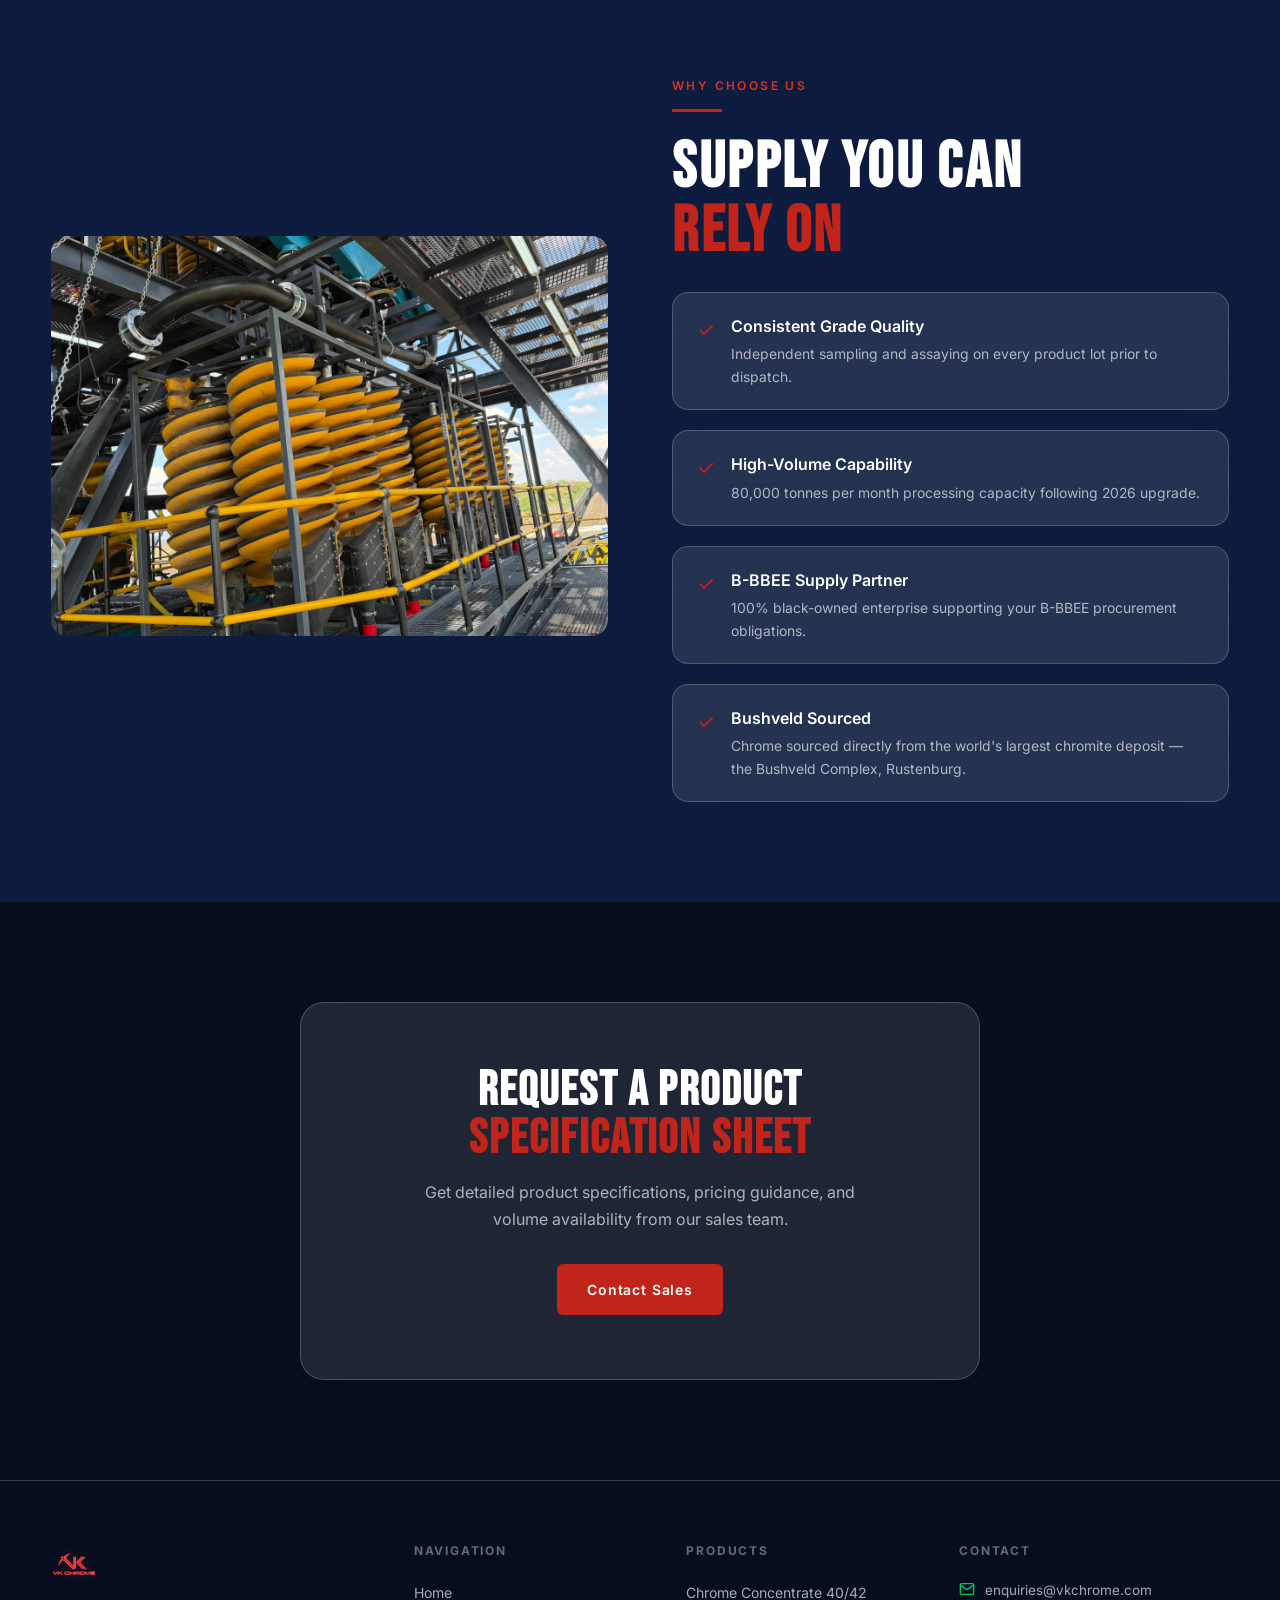
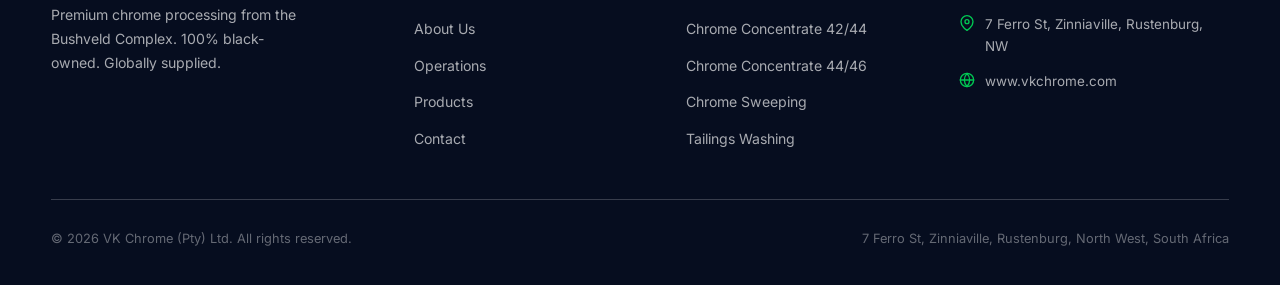
<file: products.html>
<!DOCTYPE html>
<html lang="en">
<head>
  <meta charset="UTF-8"/>
  <meta name="viewport" content="width=device-width, initial-scale=1.0"/>
  <title>Products &amp; Services — VK Chrome</title>
  <meta name="description" content="VK Chrome supplies chrome concentrate in grades 40/42, 42/44, and 44/46 for Ferro chrome production. We also offer chrome sweeping and tailings washing services."/>
  <link rel="icon" type="image/png" href="assets/images/favicon.png"/>
  <link rel="stylesheet" href="css/style.css"/>
</head>
<body>

<!-- ── Navigation ── -->
<nav id="nav">
  <div class="container nav-inner">
    <a href="index.html" class="nav-logo" aria-label="VK Chrome Home">
      <img src="assets/images/logo.png" alt="VK Chrome"/>
    </a>
    <ul class="nav-links">
      <li><a href="index.html">Home</a></li>
      <li><a href="about.html">About</a></li>
      <li><a href="operations.html">Operations</a></li>
      <li><a href="products.html">Products</a></li>
      <li><a href="contact.html" class="nav-cta">Enquire Now</a></li>
    </ul>
    <div class="nav-burger" id="nav-burger" aria-label="Open menu">
      <span></span><span></span><span></span>
    </div>
  </div>
</nav>

<div id="nav-mobile" role="dialog" aria-modal="true" aria-label="Navigation menu">
  <button class="nav-close" id="nav-close" aria-label="Close menu">&times;</button>
  <a href="index.html">Home</a>
  <a href="about.html">About</a>
  <a href="operations.html">Operations</a>
  <a href="products.html">Products</a>
  <a href="contact.html">Contact</a>
</div>

<!-- ── Page Hero ── -->
<section class="page-hero">
  <img class="hero-img" src="assets/images/photo-06.jpg" alt="Chrome concentrate output at the Rustenburg Wash Plant"/>
  <div class="hero-overlay"></div>
  <div class="page-hero-content">
    <div class="container">
      <nav class="breadcrumb" aria-label="Breadcrumb">
        <a href="index.html">Home</a>
        <span class="breadcrumb-sep">/</span>
        <span>Products</span>
      </nav>
      <h1 class="display">Products &amp; <span>Services</span></h1>
    </div>
  </div>
</section>

<!-- ── Intro ── -->
<section class="section">
  <div class="container">
    <div class="grid-2" style="gap:64px;">
      <div class="reveal">
        <span class="section-label">What We Supply</span>
        <div class="red-line" style="margin:12px 0 24px;"></div>
        <h2 class="display h2" style="margin-bottom:24px;">Premium Chrome<br/><span style="color:var(--red);">Concentrate</span></h2>
        <p style="color:var(--text-muted);margin-bottom:18px;line-height:1.8;">VK Chrome presents a comprehensive suite of products and services tailored to the dynamic chrome processing landscape. Our chrome concentrate is meticulously processed to serve as a critical ingredient in the production of Ferro chrome — the key alloy in stainless steel manufacturing.</p>
        <p style="color:var(--text-muted);margin-bottom:32px;line-height:1.8;">All product is available on a per-tonne basis. Consistent quality, reliable volume, and competitive pricing are the pillars of our supply proposition.</p>
        <div class="glass-red" style="padding:24px 28px;border-radius:12px;display:flex;align-items:center;gap:16px;">
          <div style="font-size:1.8rem;">⚗️</div>
          <div>
            <div style="font-weight:700;margin-bottom:4px;">Tested &amp; Certified</div>
            <div style="font-size:0.85rem;color:var(--text-muted);">All chrome concentrate is independently sampled and assayed prior to dispatch.</div>
          </div>
        </div>
      </div>
      <div class="reveal reveal-delay-1 img-panel" style="height:480px;">
        <img src="assets/images/photo-06.jpg" alt="Fresh chrome concentrate piles ready for dispatch" loading="lazy"/>
      </div>
    </div>
  </div>
</section>

<!-- ── Grade Cards ── -->
<section class="section">
  <div class="container">
    <div class="section-header text-center reveal">
      <span class="section-label">Chrome Concentrate</span>
      <div class="red-line" style="margin:12px auto 0;"></div>
      <h2 class="display" style="margin-top:12px;">Available Grades</h2>
      <p style="max-width:520px;margin:12px auto 0;">Three distinct grades calibrated to meet the exacting demands of Ferro chrome furnaces. Each grade is sold on a per-tonne basis.</p>
    </div>
    <div class="grade-cards grid-3 reveal">
      <div class="glass grade-card">
        <div class="grade-badge"><span>CR₂O₃</span></div>
        <h3>Grade 40/42</h3>
        <p style="color:var(--text-muted);margin-bottom:20px;">Chrome oxide content in the range of 40–42%. Entry-level Ferro chrome furnace specification, suitable for standard alloy production.</p>
        <div style="background:rgba(255,255,255,0.04);border:1px solid var(--glass-border);border-radius:8px;padding:16px;">
          <div style="font-size:0.75rem;letter-spacing:0.1em;text-transform:uppercase;color:var(--text-dim);margin-bottom:8px;">Specification</div>
          <div style="font-family:'Bebas Neue',sans-serif;font-size:1.5rem;color:var(--red);letter-spacing:0.08em;">Cr₂O₃: 40–42%</div>
          <div style="font-size:0.82rem;color:var(--text-muted);margin-top:4px;">Per tonne basis · Ex works</div>
        </div>
        <a href="contact.html" class="btn btn-outline" style="width:100%;justify-content:center;margin-top:4px;">Enquire</a>
      </div>
      <div class="glass grade-card reveal reveal-delay-1" style="position:relative;">
        <div style="position:absolute;top:-12px;left:50%;transform:translateX(-50%);background:var(--red);color:#fff;font-size:0.68rem;font-weight:700;letter-spacing:0.12em;text-transform:uppercase;padding:5px 14px;border-radius:4px;white-space:nowrap;">Most Popular</div>
        <div class="grade-badge"><span>CR₂O₃</span></div>
        <h3>Grade 42/44</h3>
        <p style="color:var(--text-muted);margin-bottom:20px;">Chrome oxide content in the range of 42–44%. Versatile mid-grade concentrate widely specified by Ferro chrome producers.</p>
        <div style="background:rgba(255,255,255,0.04);border:1px solid var(--glass-border);border-radius:8px;padding:16px;">
          <div style="font-size:0.75rem;letter-spacing:0.1em;text-transform:uppercase;color:var(--text-dim);margin-bottom:8px;">Specification</div>
          <div style="font-family:'Bebas Neue',sans-serif;font-size:1.5rem;color:var(--red);letter-spacing:0.08em;">Cr₂O₃: 42–44%</div>
          <div style="font-size:0.82rem;color:var(--text-muted);margin-top:4px;">Per tonne basis · Ex works</div>
        </div>
        <a href="contact.html" class="btn btn-primary" style="width:100%;justify-content:center;margin-top:4px;">Enquire</a>
      </div>
      <div class="glass grade-card reveal reveal-delay-2">
        <div class="grade-badge"><span>CR₂O₃</span></div>
        <h3>Grade 44/46</h3>
        <p style="color:var(--text-muted);margin-bottom:20px;">Premium-grade chrome concentrate at 44–46% Cr₂O₃. Highest specification material for quality-critical Ferro chrome production.</p>
        <div style="background:rgba(255,255,255,0.04);border:1px solid var(--glass-border);border-radius:8px;padding:16px;">
          <div style="font-size:0.75rem;letter-spacing:0.1em;text-transform:uppercase;color:var(--text-dim);margin-bottom:8px;">Specification</div>
          <div style="font-family:'Bebas Neue',sans-serif;font-size:1.5rem;color:var(--red);letter-spacing:0.08em;">Cr₂O₃: 44–46%</div>
          <div style="font-size:0.82rem;color:var(--text-muted);margin-top:4px;">Per tonne basis · Ex works</div>
        </div>
        <a href="contact.html" class="btn btn-outline" style="width:100%;justify-content:center;margin-top:4px;">Enquire</a>
      </div>
    </div>
  </div>
</section>

<!-- ── Services ── -->
<section class="section">
  <div class="container">
    <div class="section-header text-center reveal">
      <span class="section-label">Processing Services</span>
      <div class="red-line" style="margin:12px auto 0;"></div>
      <h2 class="display" style="margin-top:12px;">Tolling &amp; Washing Services</h2>
      <p style="max-width:520px;margin:12px auto 0;">Beyond product sales, VK Chrome provides processing services for third-party chrome material at a competitive fee per tonne washed.</p>
    </div>
    <div class="grid-2" style="gap:28px;">
      <div class="glass card reveal" style="padding:44px 40px;">
        <div class="card-icon" style="width:56px;height:56px;">
          <svg viewBox="0 0 24 24"><path d="M3 9l9-7 9 7v11a2 2 0 0 1-2 2H5a2 2 0 0 1-2-2z"/><polyline points="9 22 9 12 15 12 15 22"/></svg>
        </div>
        <h3 style="font-size:1.3rem;margin-top:8px;">Chrome Sweeping Service</h3>
        <p style="font-size:0.92rem;">We accept chrome sweepings from mine floors and processing facilities, running them through our wash circuit for a competitive fee per tonne washed. An efficient solution for mines seeking to recover value from accumulated chrome fines.</p>
        <ul style="margin-top:16px;display:flex;flex-direction:column;gap:8px;">
          <li style="display:flex;align-items:center;gap:10px;font-size:0.87rem;color:var(--text-muted);">
            <span style="width:6px;height:6px;background:var(--red);border-radius:50%;flex-shrink:0;"></span>
            Charged per tonne washed
          </li>
          <li style="display:flex;align-items:center;gap:10px;font-size:0.87rem;color:var(--text-muted);">
            <span style="width:6px;height:6px;background:var(--red);border-radius:50%;flex-shrink:0;"></span>
            Supports waste management and resource recovery
          </li>
          <li style="display:flex;align-items:center;gap:10px;font-size:0.87rem;color:var(--text-muted);">
            <span style="width:6px;height:6px;background:var(--red);border-radius:50%;flex-shrink:0;"></span>
            Available to qualifying mining operations
          </li>
        </ul>
        <a href="contact.html" class="btn btn-outline" style="margin-top:20px;align-self:flex-start;">Discuss Service</a>
      </div>
      <div class="glass card reveal reveal-delay-1" style="padding:44px 40px;">
        <div class="card-icon" style="width:56px;height:56px;">
          <svg viewBox="0 0 24 24"><path d="M22 12h-4l-3 9L9 3l-3 9H2"/></svg>
        </div>
        <h3 style="font-size:1.3rem;margin-top:8px;">Tailings Washing Service</h3>
        <p style="font-size:0.92rem;">We process chrome tailings — material previously processed but still containing recoverable chrome value. Advanced gravity separation technology maximises chrome recovery from historically discarded material.</p>
        <ul style="margin-top:16px;display:flex;flex-direction:column;gap:8px;">
          <li style="display:flex;align-items:center;gap:10px;font-size:0.87rem;color:var(--text-muted);">
            <span style="width:6px;height:6px;background:var(--red);border-radius:50%;flex-shrink:0;"></span>
            Maximises resource efficiency
          </li>
          <li style="display:flex;align-items:center;gap:10px;font-size:0.87rem;color:var(--text-muted);">
            <span style="width:6px;height:6px;background:var(--red);border-radius:50%;flex-shrink:0;"></span>
            Environmentally responsible processing
          </li>
          <li style="display:flex;align-items:center;gap:10px;font-size:0.87rem;color:var(--text-muted);">
            <span style="width:6px;height:6px;background:var(--red);border-radius:50%;flex-shrink:0;"></span>
            Competitive per-tonne fee structure
          </li>
        </ul>
        <a href="contact.html" class="btn btn-outline" style="margin-top:20px;align-self:flex-start;">Discuss Service</a>
      </div>
    </div>
  </div>
</section>

<!-- ── Why VK Chrome ── -->
<section class="section bg-dark">
  <div class="container">
    <div class="grid-2" style="gap:64px;align-items:center;">
      <div class="reveal img-panel" style="height:400px;">
        <img src="assets/images/photo-10.jpg" alt="Yellow spiral separators — the heart of the chrome processing circuit" loading="lazy"/>
      </div>
      <div class="reveal reveal-delay-1">
        <span class="section-label">Why Choose Us</span>
        <div class="red-line" style="margin:12px 0 24px;"></div>
        <h2 class="display h2" style="margin-bottom:28px;">Supply You Can<br/><span style="color:var(--red);">Rely On</span></h2>
        <div style="display:flex;flex-direction:column;gap:20px;">
          <div class="glass" style="padding:20px 24px;display:flex;gap:16px;align-items:flex-start;">
            <div style="color:var(--red);font-size:1.3rem;flex-shrink:0;">✓</div>
            <div>
              <div style="font-weight:600;margin-bottom:4px;">Consistent Grade Quality</div>
              <div style="font-size:0.87rem;color:var(--text-muted);">Independent sampling and assaying on every product lot prior to dispatch.</div>
            </div>
          </div>
          <div class="glass" style="padding:20px 24px;display:flex;gap:16px;align-items:flex-start;">
            <div style="color:var(--red);font-size:1.3rem;flex-shrink:0;">✓</div>
            <div>
              <div style="font-weight:600;margin-bottom:4px;">High-Volume Capability</div>
              <div style="font-size:0.87rem;color:var(--text-muted);">80,000 tonnes per month processing capacity following 2026 upgrade.</div>
            </div>
          </div>
          <div class="glass" style="padding:20px 24px;display:flex;gap:16px;align-items:flex-start;">
            <div style="color:var(--red);font-size:1.3rem;flex-shrink:0;">✓</div>
            <div>
              <div style="font-weight:600;margin-bottom:4px;">B-BBEE Supply Partner</div>
              <div style="font-size:0.87rem;color:var(--text-muted);">100% black-owned enterprise supporting your B-BBEE procurement obligations.</div>
            </div>
          </div>
          <div class="glass" style="padding:20px 24px;display:flex;gap:16px;align-items:flex-start;">
            <div style="color:var(--red);font-size:1.3rem;flex-shrink:0;">✓</div>
            <div>
              <div style="font-weight:600;margin-bottom:4px;">Bushveld Sourced</div>
              <div style="font-size:0.87rem;color:var(--text-muted);">Chrome sourced directly from the world's largest chromite deposit — the Bushveld Complex, Rustenburg.</div>
            </div>
          </div>
        </div>
      </div>
    </div>
  </div>
</section>

<!-- ── CTA ── -->
<section class="section">
  <div class="container text-center">
    <div class="glass" style="padding:64px 48px;border-radius:24px;max-width:680px;margin:0 auto;">
      <h2 class="display" style="font-size:clamp(2rem,5vw,3rem);margin-bottom:16px;">Request a Product<br/><span style="color:var(--red);">Specification Sheet</span></h2>
      <p style="color:var(--text-muted);max-width:440px;margin:0 auto 32px;">Get detailed product specifications, pricing guidance, and volume availability from our sales team.</p>
      <a href="contact.html" class="btn btn-primary">Contact Sales</a>
    </div>
  </div>
</section>

<!-- ── Footer ── -->
<footer>
  <div class="container">
    <div class="footer-grid">
      <div class="footer-brand">
        <a href="index.html" class="nav-logo" style="margin-bottom:4px;">
          <img src="assets/images/logo.png" alt="VK Chrome" style="height:46px;width:auto;"/>
        </a>
        <p>Premium chrome processing from the Bushveld Complex. 100% black-owned. Globally supplied.</p>
      </div>
      <div class="footer-col">
        <h4>Navigation</h4>
        <ul>
          <li><a href="index.html">Home</a></li>
          <li><a href="about.html">About Us</a></li>
          <li><a href="operations.html">Operations</a></li>
          <li><a href="products.html">Products</a></li>
          <li><a href="contact.html">Contact</a></li>
        </ul>
      </div>
      <div class="footer-col">
        <h4>Products</h4>
        <ul>
          <li><a href="products.html">Chrome Concentrate 40/42</a></li>
          <li><a href="products.html">Chrome Concentrate 42/44</a></li>
          <li><a href="products.html">Chrome Concentrate 44/46</a></li>
          <li><a href="products.html">Chrome Sweeping</a></li>
          <li><a href="products.html">Tailings Washing</a></li>
        </ul>
      </div>
      <div class="footer-col">
        <h4>Contact</h4>

        <div class="footer-contact-item">
          <svg viewBox="0 0 24 24"><path d="M4 4h16c1.1 0 2 .9 2 2v12c0 1.1-.9 2-2 2H4c-1.1 0-2-.9-2-2V6c0-1.1.9-2 2-2z"/><polyline points="22,6 12,13 2,6"/></svg>
          <span><a data-mu="enquiries" data-md="vkchrome.com" href="#"></a></span>
        </div>
        <div class="footer-contact-item">
          <svg viewBox="0 0 24 24"><path d="M21 10c0 7-9 13-9 13s-9-6-9-13a9 9 0 0 1 18 0z"/><circle cx="12" cy="10" r="3"/></svg>
          <span>7 Ferro St, Zinniaville, Rustenburg, NW</span>
        </div>
        <div class="footer-contact-item">
          <svg viewBox="0 0 24 24"><circle cx="12" cy="12" r="10"/><line x1="2" y1="12" x2="22" y2="12"/><path d="M12 2a15.3 15.3 0 0 1 4 10 15.3 15.3 0 0 1-4 10 15.3 15.3 0 0 1-4-10 15.3 15.3 0 0 1 4-10z"/></svg>
          <span><a href="https://www.vkchrome.com">www.vkchrome.com</a></span>
        </div>
      </div>
    </div>
    <div class="footer-bottom">
      <span>&copy; <span id="footer-year"></span> VK Chrome (Pty) Ltd. All rights reserved.</span>
      <span>7 Ferro St, Zinniaville, Rustenburg, North West, South Africa</span>
    </div>
  </div>
</footer>

<script src="js/main.js"></script>
</body>
</html>
</file>
<file: css/style.css>
/* =============================================
   VK CHROME — Global Stylesheet
   ============================================= */

@import url('https://fonts.googleapis.com/css2?family=Bebas+Neue&family=Inter:wght@300;400;500;600;700&family=Raleway:wght@400;600;700;800&display=swap');

/* ── Tokens ─────────────────────────────────── */
:root {
  --red:          #C0241A;
  --red-light:    #E03020;
  --red-dark:     #8B1410;
  --bg:           #060D1F;
  --bg-mid:       #0D1B3E;
  --glass:        rgba(255, 255, 255, 0.10);
  --glass-hover:  rgba(255, 255, 255, 0.16);
  --glass-border: rgba(255, 255, 255, 0.20);
  --glass-red:    rgba(192, 36, 26, 0.10);
  --glass-red-border: rgba(192, 36, 26, 0.30);
  --blur:         blur(22px);
  --text:         #FFFFFF;
  --text-muted:   rgba(255,255,255,0.65);
  --text-dim:     rgba(255,255,255,0.38);
  --radius:       16px;
  --radius-sm:    10px;
  --nav-h:        72px;
  --transition:   0.28s ease;
}

/* ── Reset ───────────────────────────────────── */
*, *::before, *::after { box-sizing: border-box; margin: 0; padding: 0; }
html { scroll-behavior: smooth; }
body {
  font-family: 'Inter', sans-serif;
  background: linear-gradient(160deg, #040C1C 0%, #0A1640 45%, #071429 100%) fixed;
  background-color: #060D1F;
  color: var(--text);
  line-height: 1.65;
  overflow-x: hidden;
  -webkit-font-smoothing: antialiased;
}
img { display: block; max-width: 100%; }
a  { color: inherit; text-decoration: none; }
ul { list-style: none; }

/* ── Scrollbar ───────────────────────────────── */
::-webkit-scrollbar { width: 6px; }
::-webkit-scrollbar-track { background: var(--bg); }
::-webkit-scrollbar-thumb { background: var(--red-dark); border-radius: 3px; }

/* ── Typography ──────────────────────────────── */
.display {
  font-family: 'Bebas Neue', sans-serif;
  letter-spacing: 0.04em;
  line-height: 1;
}
.h1 { font-size: clamp(3rem, 8vw, 7rem); }
.h2 { font-size: clamp(2rem, 5vw, 4rem); }
.h3 { font-size: clamp(1.4rem, 3vw, 2rem); }
.section-label {
  font-size: 0.75rem;
  font-weight: 600;
  letter-spacing: 0.2em;
  text-transform: uppercase;
  color: var(--red-light);
}
.lead { font-size: 1.1rem; color: var(--text-muted); line-height: 1.75; }

/* ── Layout ──────────────────────────────────── */
.container { width: min(1200px, 92vw); margin: 0 auto; }
.section   { padding: 100px 0; }
.grid-2 { display: grid; grid-template-columns: 1fr 1fr; gap: 40px; align-items: center; }
.grid-3 { display: grid; grid-template-columns: repeat(3, 1fr); gap: 28px; }
.grid-4 { display: grid; grid-template-columns: repeat(4, 1fr); gap: 20px; }
.flex-center { display: flex; align-items: center; justify-content: center; }
.text-center { text-align: center; }

/* ── Glass panels ────────────────────────────── */
.glass {
  background: var(--glass);
  backdrop-filter: var(--blur);
  -webkit-backdrop-filter: var(--blur);
  border: 1px solid var(--glass-border);
  border-radius: var(--radius);
}
.glass-red {
  background: var(--glass-red);
  backdrop-filter: var(--blur);
  -webkit-backdrop-filter: var(--blur);
  border: 1px solid var(--glass-red-border);
  border-radius: var(--radius);
}
.glass:hover { background: var(--glass-hover); }

/* ── Navigation ──────────────────────────────── */
#nav {
  position: fixed;
  top: 0; left: 0; right: 0;
  height: var(--nav-h);
  z-index: 1000;
  transition: background var(--transition), box-shadow var(--transition);
}
#nav.scrolled {
  backdrop-filter: blur(16px);
  -webkit-backdrop-filter: blur(16px);
  box-shadow: 0 1px 0 rgba(255,255,255,0.07);
}
.nav-inner {
  display: flex;
  align-items: center;
  justify-content: space-between;
  height: 100%;
}
.nav-logo {
  display: flex;
  align-items: center;
  text-decoration: none;
}
.nav-logo img {
  height: 52px;
  width: auto;
  filter: drop-shadow(0 0 6px rgba(192,36,26,0.35));
  transition: filter var(--transition);
}
.nav-logo:hover img { filter: drop-shadow(0 0 14px rgba(224,48,32,0.65)); }
.nav-links {
  display: flex;
  gap: 36px;
  align-items: center;
}
.nav-links a {
  font-size: 0.85rem;
  font-weight: 500;
  letter-spacing: 0.08em;
  text-transform: uppercase;
  color: var(--text-muted);
  transition: color var(--transition);
  position: relative;
}
.nav-links a::after {
  content: '';
  position: absolute;
  bottom: -4px;
  left: 0; width: 0; height: 2px;
  background: var(--red);
  transition: width var(--transition);
}
.nav-links a:hover, .nav-links a.active {
  color: var(--text);
}
.nav-links a:hover::after, .nav-links a.active::after { width: 100%; }
.nav-cta {
  display: inline-flex;
  align-items: center;
  gap: 8px;
  padding: 10px 22px;
  background: var(--red);
  color: #fff !important;
  border-radius: 6px;
  font-size: 0.82rem !important;
  font-weight: 600 !important;
  letter-spacing: 0.06em !important;
  transition: background var(--transition) !important;
}
.nav-cta::after { display: none !important; }
.nav-cta:hover { background: var(--red-light) !important; }

/* Hamburger */
.nav-burger {
  display: none;
  flex-direction: column;
  gap: 5px;
  cursor: pointer;
  padding: 4px;
}
.nav-burger span {
  display: block;
  width: 24px; height: 2px;
  background: var(--text);
  border-radius: 2px;
  transition: var(--transition);
}
#nav-mobile {
  display: none;
  position: fixed;
  inset: 0;
  background: rgba(10,5,4,0.97);
  backdrop-filter: blur(20px);
  z-index: 999;
  flex-direction: column;
  align-items: center;
  justify-content: center;
  gap: 32px;
}
#nav-mobile.open { display: flex; }
#nav-mobile a {
  font-family: 'Bebas Neue', sans-serif;
  font-size: 2.5rem;
  letter-spacing: 0.1em;
  color: var(--text-muted);
  transition: color var(--transition);
}
#nav-mobile a:hover { color: var(--red); }
.nav-close {
  position: absolute;
  top: 24px; right: 24px;
  font-size: 2rem;
  cursor: pointer;
  color: var(--text-muted);
  background: none;
  border: none;
}

/* ── Hero ────────────────────────────────────── */
.hero {
  position: relative;
  height: 100vh;
  min-height: 600px;
  display: flex;
  align-items: flex-start;
  overflow: hidden;
}
.hero-video {
  position: absolute;
  top: -15%;
  left: 0;
  width: 100%;
  height: 130%;
  object-fit: cover;
  z-index: 0;
  will-change: transform;
}
.hero-img {
  position: absolute;
  top: -15%;
  left: 0;
  width: 100%;
  height: 130%;
  object-fit: cover;
  z-index: 0;
  will-change: transform;
}
.hero-overlay {
  position: absolute;
  inset: 0;
  background: linear-gradient(
    160deg,
    rgba(12,8,6,0.82) 0%,
    rgba(12,8,6,0.60) 50%,
    rgba(12,8,6,0.80) 100%
  );
  z-index: 1;
}
.hero-content {
  position: relative;
  z-index: 2;
  width: 100%;
  padding-top: calc(var(--nav-h) + 32px);
}
.hero-panel {
  display: inline-block;
  width: 300px;
  min-height: 400px;
  padding: 22px 24px;
  border-left: 3px solid var(--red);
  background: rgba(255, 255, 255, 0.03);
}
.hero-eyebrow {
  font-size: 0.55rem;
  font-weight: 600;
  letter-spacing: 0.18em;
  text-transform: uppercase;
  color: var(--red-light);
  margin-bottom: 8px;
}
.hero-title {
  font-family: 'Bebas Neue', sans-serif;
  font-size: clamp(1.5rem, 3.5vw, 3.25rem);
  line-height: 1;
  letter-spacing: 0.04em;
  margin-bottom: 10px;
}
.hero-title span { color: var(--red); }
.hero-subtitle {
  font-size: 0.85rem;
  line-height: 1.65;
  color: var(--text-muted);
  margin-bottom: 14px;
  max-width: 100%;
}
.hero-actions { display: flex; gap: 8px; flex-wrap: wrap; }
.hero-panel .btn { padding: 7px 14px; font-size: 0.7rem; letter-spacing: 0.05em; }

/* ── Buttons ─────────────────────────────────── */
.btn {
  display: inline-flex;
  align-items: center;
  gap: 10px;
  padding: 14px 30px;
  border-radius: 6px;
  font-size: 0.875rem;
  font-weight: 600;
  letter-spacing: 0.06em;
  cursor: pointer;
  transition: all var(--transition);
  border: none;
}
.btn-primary {
  background: var(--red);
  color: #fff;
}
.btn-primary:hover { background: var(--red-light); transform: translateY(-1px); }
.btn-outline {
  background: transparent;
  color: var(--text);
  border: 1px solid var(--glass-border);
}
.btn-outline:hover {
  background: var(--glass);
  border-color: rgba(255,255,255,0.22);
  transform: translateY(-1px);
}

/* ── Stats bar ───────────────────────────────── */
.stats-bar {
  background: rgba(255, 255, 255, 0.06);
  backdrop-filter: var(--blur);
  -webkit-backdrop-filter: var(--blur);
  padding: 56px 0;
}
.stats-grid {
  display: grid;
  grid-template-columns: repeat(4, 1fr);
  gap: 0;
  background: transparent;
  border: 1px solid var(--glass-border);
  border-radius: var(--radius);
  overflow: hidden;
}
.stat-card {
  padding: 36px 28px;
  background: transparent;
  text-align: center;
  border-right: 1px solid rgba(255,255,255,0.10);
  transition: background var(--transition);
}
.stat-card:last-child { border-right: none; }
.stat-card:hover { background: rgba(255,255,255,0.06); }
.stat-num {
  font-family: 'Bebas Neue', sans-serif;
  font-size: 2.8rem;
  color: var(--red);
  letter-spacing: 0.04em;
  line-height: 1;
  margin-bottom: 6px;
}
.stat-label {
  font-size: 0.78rem;
  font-weight: 500;
  letter-spacing: 0.12em;
  text-transform: uppercase;
  color: var(--text-muted);
}

/* ── Section headers ─────────────────────────── */
.section-header { margin-bottom: 56px; }
.section-header .section-label { margin-bottom: 12px; display: block; }
.section-header h2 {
  font-family: 'Bebas Neue', sans-serif;
  font-size: clamp(2rem, 5vw, 3.5rem);
  letter-spacing: 0.04em;
  line-height: 1.05;
  margin-bottom: 16px;
}
.section-header p { color: var(--text-muted); max-width: 560px; font-size: 1rem; }
.red-line {
  width: 50px; height: 3px;
  background: var(--red);
  margin-bottom: 20px;
}

/* ── Cards ───────────────────────────────────── */
.card {
  padding: 36px 32px;
  display: flex;
  flex-direction: column;
  gap: 16px;
  transition: transform var(--transition);
}
.card:hover { transform: translateY(-4px); }
.card-icon {
  width: 48px; height: 48px;
  background: var(--glass-red);
  border: 1px solid var(--glass-red-border);
  border-radius: 10px;
  display: flex;
  align-items: center;
  justify-content: center;
  flex-shrink: 0;
}
.card-icon svg { width: 22px; height: 22px; stroke: var(--red); fill: none; stroke-width: 2; stroke-linecap: round; stroke-linejoin: round; }
.card h3 {
  font-family: 'Raleway', sans-serif;
  font-weight: 700;
  font-size: 1.1rem;
}
.card p { font-size: 0.9rem; color: var(--text-muted); line-height: 1.7; }

/* ── Image reveal panels ─────────────────────── */
.img-panel {
  border-radius: var(--radius);
  overflow: hidden;
  position: relative;
}
.img-panel img {
  width: 100%;
  height: 100%;
  object-fit: cover;
  transition: transform 0.5s ease;
}
.img-panel:hover img { transform: scale(1.03); }

/* ── Video glass section ─────────────────────── */
.video-glass {
  position: relative;
  border-radius: var(--radius);
  overflow: hidden;
  height: 420px;
}
.video-glass video {
  width: 100%; height: 100%;
  object-fit: cover;
}
.video-glass-overlay {
  position: absolute;
  inset: 0;
  background: linear-gradient(to top, rgba(12,8,6,0.75) 0%, transparent 60%);
}
.video-glass-content {
  position: absolute;
  bottom: 32px; left: 32px; right: 32px;
}

/* ── Page hero (inner pages) ─────────────────── */
.page-hero {
  position: relative;
  height: 52vh;
  min-height: 380px;
  display: flex;
  align-items: flex-end;
  padding-bottom: 64px;
  overflow: hidden;
}
.page-hero .hero-overlay {
  background: linear-gradient(to top, rgba(12,8,6,0.95) 0%, rgba(12,8,6,0.50) 100%);
}
.page-hero-content {
  position: relative;
  z-index: 2;
  width: 100%;
}
.page-hero h1 {
  font-family: 'Bebas Neue', sans-serif;
  font-size: clamp(2.8rem, 6vw, 5.5rem);
  letter-spacing: 0.04em;
  line-height: 1;
}
.page-hero h1 span { color: var(--red); }
.breadcrumb {
  display: flex;
  align-items: center;
  gap: 8px;
  font-size: 0.78rem;
  color: var(--text-dim);
  margin-bottom: 14px;
  letter-spacing: 0.08em;
  text-transform: uppercase;
}
.breadcrumb a:hover { color: var(--red); }
.breadcrumb-sep { color: var(--red); }

/* ── Grade cards ─────────────────────────────── */
.grade-card {
  text-align: center;
  padding: 44px 28px;
}
.grade-badge {
  display: inline-flex;
  align-items: center;
  justify-content: center;
  width: 80px; height: 80px;
  border-radius: 50%;
  background: var(--glass-red);
  border: 2px solid var(--glass-red-border);
  margin: 0 auto 20px;
}
.grade-badge span {
  font-family: 'Bebas Neue', sans-serif;
  font-size: 1.3rem;
  color: var(--red);
  letter-spacing: 0.06em;
}
.grade-card h3 {
  font-family: 'Bebas Neue', sans-serif;
  font-size: 1.8rem;
  letter-spacing: 0.08em;
  color: var(--text);
  margin-bottom: 10px;
}
.grade-card p { font-size: 0.88rem; color: var(--text-muted); }

/* ── CEO section ─────────────────────────────── */
.ceo-photo {
  width: 100%;
  aspect-ratio: 4/5;
  object-fit: cover;
  object-position: top;
  border-radius: var(--radius);
}
.ceo-quote {
  font-family: 'Raleway', sans-serif;
  font-size: 1.2rem;
  font-weight: 600;
  font-style: italic;
  color: var(--text-muted);
  line-height: 1.65;
  border-left: 3px solid var(--red);
  padding-left: 24px;
  margin: 28px 0;
}
.ceo-sig {
  font-family: 'Bebas Neue', sans-serif;
  font-size: 1rem;
  letter-spacing: 0.12em;
  color: var(--text-dim);
}
.ceo-sig span { color: var(--red); display: block; font-size: 0.75rem; font-family: 'Inter', sans-serif; font-weight: 500; letter-spacing: 0.08em; margin-top: 2px; }

/* ── Vision / Mission ────────────────────────── */
.vm-grid {
  display: grid;
  grid-template-columns: 1fr 1fr;
  gap: 28px;
}
.vm-card {
  padding: 44px 36px;
}
.vm-icon {
  width: 60px;
  height: 60px;
  background: var(--glass-red);
  border: 1px solid var(--glass-red-border);
  border-radius: 14px;
  display: flex;
  align-items: center;
  justify-content: center;
  margin-bottom: 24px;
}
.vm-icon svg {
  width: 26px;
  height: 26px;
  stroke: var(--red);
  fill: none;
  stroke-width: 2;
  stroke-linecap: round;
  stroke-linejoin: round;
}

/* ── Operations gallery ──────────────────────── */
.ops-gallery {
  display: grid;
  grid-template-columns: repeat(3, 1fr);
  gap: 16px;
}
.ops-gallery .img-panel {
  height: 240px;
}
.ops-gallery .img-panel.tall {
  grid-row: span 2;
  height: 100%;
}

/* ── Upgrade banner ──────────────────────────── */
.upgrade-banner {
  padding: 28px 36px;
  display: flex;
  align-items: center;
  gap: 24px;
  margin-bottom: 60px;
}
.upgrade-badge {
  flex-shrink: 0;
  background: var(--red);
  color: #fff;
  font-size: 0.7rem;
  font-weight: 700;
  letter-spacing: 0.14em;
  text-transform: uppercase;
  padding: 6px 14px;
  border-radius: 4px;
}
.upgrade-banner p { font-size: 0.95rem; color: var(--text-muted); }
.upgrade-banner strong { color: var(--text); }

/* ── Contact ─────────────────────────────────── */
.contact-grid {
  display: grid;
  grid-template-columns: 1fr 1.3fr;
  gap: 40px;
  align-items: start;
}
.contact-info { display: flex; flex-direction: column; gap: 20px; }
.contact-item {
  display: flex;
  align-items: flex-start;
  gap: 18px;
  padding: 22px 24px;
}
.contact-item-icon {
  flex-shrink: 0;
  width: 44px; height: 44px;
  border-radius: 10px;
  background: rgba(0, 200, 83, 0.12);
  border: 1px solid rgba(0, 200, 83, 0.30);
  display: flex;
  align-items: center;
  justify-content: center;
}
.contact-item-icon svg { width: 20px; height: 20px; stroke: #00C853; fill: none; stroke-width: 2; stroke-linecap: round; stroke-linejoin: round; }
.contact-item-label {
  font-size: 0.72rem;
  letter-spacing: 0.12em;
  text-transform: uppercase;
  color: var(--text-dim);
  margin-bottom: 4px;
}
.contact-item-value { font-size: 0.95rem; color: var(--text); font-weight: 500; }
.contact-item-value a:hover { color: var(--red); }

/* Contact form */
.form-panel { padding: 44px 40px; }
.form-group { margin-bottom: 20px; }
.form-group label {
  display: block;
  font-size: 0.78rem;
  font-weight: 600;
  letter-spacing: 0.1em;
  text-transform: uppercase;
  color: var(--text-dim);
  margin-bottom: 8px;
}
.form-group input,
.form-group textarea,
.form-group select {
  width: 100%;
  padding: 13px 16px;
  background: rgba(255,255,255,0.05);
  border: 1px solid var(--glass-border);
  border-radius: 8px;
  color: var(--text);
  font-family: 'Inter', sans-serif;
  font-size: 0.9rem;
  transition: border-color var(--transition), background var(--transition);
  outline: none;
  -webkit-appearance: none;
}
.form-group input:focus,
.form-group textarea:focus,
.form-group select:focus {
  border-color: var(--red);
  background: rgba(255,255,255,0.08);
}
.form-group textarea { resize: vertical; min-height: 130px; }
.form-group select option { background: #1a0d0d; }
.form-row { display: grid; grid-template-columns: 1fr 1fr; gap: 16px; }

/* Phone field with country code */
.phone-field { display: flex; gap: 8px; }
.phone-field .phone-code-select { flex: 0 0 auto; width: 78px; font-size: 0.82rem; padding-left: 8px; padding-right: 4px; }
.phone-field input[type="tel"] { flex: 1; min-width: 0; width: 0; }

/* Response time note */
.form-response-note {
  text-align: center;
  font-size: 0.73rem;
  color: var(--text-dim);
  margin-top: 10px;
  letter-spacing: 0.04em;
}

/* Success state — McKinsey style */
.form-success {
  display: none;
  padding: 52px 24px 40px;
  text-align: center;
}
.success-check {
  margin: 0 auto 20px;
  width: 56px;
  height: 56px;
}
.success-eyebrow {
  font-size: 0.68rem;
  font-weight: 700;
  letter-spacing: 0.22em;
  text-transform: uppercase;
  color: var(--text);
  margin-bottom: 16px;
}
.success-divider {
  width: 36px;
  height: 1px;
  background: rgba(255,255,255,0.18);
  margin: 0 auto 20px;
}
.success-body {
  font-size: 0.88rem;
  color: var(--text-muted);
  line-height: 1.75;
  max-width: 300px;
  margin: 0 auto 16px;
}
.success-body strong { color: var(--text); font-weight: 600; }
.success-contact {
  font-size: 0.75rem;
  color: var(--text-dim);
  letter-spacing: 0.02em;
}
.success-contact a { color: var(--red); text-decoration: none; }
.success-contact a:hover { text-decoration: underline; }

/* ── Black-owned badge ───────────────────────── */
.bee-badge {
  display: inline-flex;
  align-items: center;
  gap: 14px;
  padding: 16px 24px;
  border-radius: 10px;
}
.bee-badge-icon {
  width: 40px; height: 40px;
  background: var(--red);
  border-radius: 50%;
  display: flex;
  align-items: center;
  justify-content: center;
  font-size: 1.2rem;
  flex-shrink: 0;
}
.bee-badge-text strong { display: block; font-size: 0.9rem; font-weight: 700; }
.bee-badge-text span { font-size: 0.78rem; color: var(--text-muted); }

/* ── Footer ──────────────────────────────────── */
footer {
  border-top: 1px solid var(--glass-border);
  padding: 60px 0 36px;
  margin-top: 0;
}
.footer-grid {
  display: grid;
  grid-template-columns: 1.4fr 1fr 1fr 1.2fr;
  gap: 48px;
  margin-bottom: 48px;
}
.footer-brand p {
  font-size: 0.88rem;
  color: var(--text-muted);
  margin-top: 16px;
  line-height: 1.7;
  max-width: 260px;
}
.footer-col h4 {
  font-size: 0.75rem;
  font-weight: 700;
  letter-spacing: 0.15em;
  text-transform: uppercase;
  color: var(--text-dim);
  margin-bottom: 18px;
}
.footer-col ul { display: flex; flex-direction: column; gap: 10px; }
.footer-col ul a {
  font-size: 0.88rem;
  color: var(--text-muted);
  transition: color var(--transition);
}
.footer-col ul a:hover { color: var(--red); }
.footer-contact-item {
  display: flex;
  align-items: flex-start;
  gap: 10px;
  margin-bottom: 12px;
}
.footer-contact-item svg { width: 16px; height: 16px; flex-shrink: 0; margin-top: 2px; stroke: #00C853; fill: none; stroke-width: 2; stroke-linecap: round; stroke-linejoin: round; }
.footer-contact-item span { font-size: 0.84rem; color: var(--text-muted); }
.footer-bottom {
  display: flex;
  align-items: center;
  justify-content: space-between;
  padding-top: 28px;
  border-top: 1px solid var(--glass-border);
  font-size: 0.8rem;
  color: var(--text-dim);
}
.footer-bottom a:hover { color: var(--red); }

/* ── Scroll animations ───────────────────────── */
.reveal {
  opacity: 0;
  transform: translateY(28px);
  transition: opacity 0.6s ease, transform 0.6s ease;
}
.reveal.visible {
  opacity: 1;
  transform: translateY(0);
}
.reveal-delay-1 { transition-delay: 0.1s; }
.reveal-delay-2 { transition-delay: 0.2s; }
.reveal-delay-3 { transition-delay: 0.3s; }

/* ── Dark section backgrounds ────────────────── */
.bg-dark { background: var(--bg-mid); }
.bg-overlay {
  position: relative;
  overflow: hidden;
}
.bg-overlay::before {
  content: '';
  position: absolute;
  inset: 0;
  background: linear-gradient(135deg, rgba(192,36,26,0.05) 0%, transparent 60%);
  pointer-events: none;
}

/* ── Responsive ──────────────────────────────── */
@media (max-width: 1024px) {
  .grid-4 { grid-template-columns: repeat(2, 1fr); }
  .footer-grid { grid-template-columns: 1fr 1fr; gap: 36px; }
  .contact-grid { grid-template-columns: 1fr; }
  .stats-grid { grid-template-columns: repeat(2, 1fr); }
  /* 2×2 grid: remove right border on cols 2&4, add bottom border to row 1 */
  .stats-grid .stat-card:nth-child(2n) { border-right: none; }
  .stats-grid .stat-card:nth-child(-n+2) { border-bottom: 1px solid rgba(255,255,255,0.10); }
}

@media (max-width: 768px) {
  .hero-video,
  .hero-img {
    top: 0;
    height: 100%;
    will-change: auto;
  }
  .nav-links { display: none; }
  .nav-burger { display: flex; }
  .grid-2, .vm-grid { grid-template-columns: 1fr; }
  .grid-3 { grid-template-columns: 1fr; }
  .ops-gallery { grid-template-columns: 1fr 1fr; }
  .ops-gallery .img-panel.tall { grid-row: span 1; height: 240px; }
  .hero-panel { width: min(260px, 78vw); min-height: 340px; padding: 18px 20px; }
  .section { padding: 64px 0; }
  .form-row { grid-template-columns: 1fr; }
  .footer-grid { grid-template-columns: 1fr; gap: 28px; }
  .footer-bottom { flex-direction: column; gap: 10px; text-align: center; }
  .stats-grid { grid-template-columns: 1fr 1fr; }
  .stat-num { font-size: 2.2rem; }
}

@media (max-width: 480px) {
  .stats-grid { grid-template-columns: 1fr; }
  /* switch to bottom borders for single-column */
  .stats-grid .stat-card {
    border-right: none;
    border-bottom: 1px solid rgba(255,255,255,0.10);
  }
  .stats-grid .stat-card:last-child { border-bottom: none; }
  .ops-gallery { grid-template-columns: 1fr; }
  .grade-cards { grid-template-columns: 1fr !important; }
}
</file>
